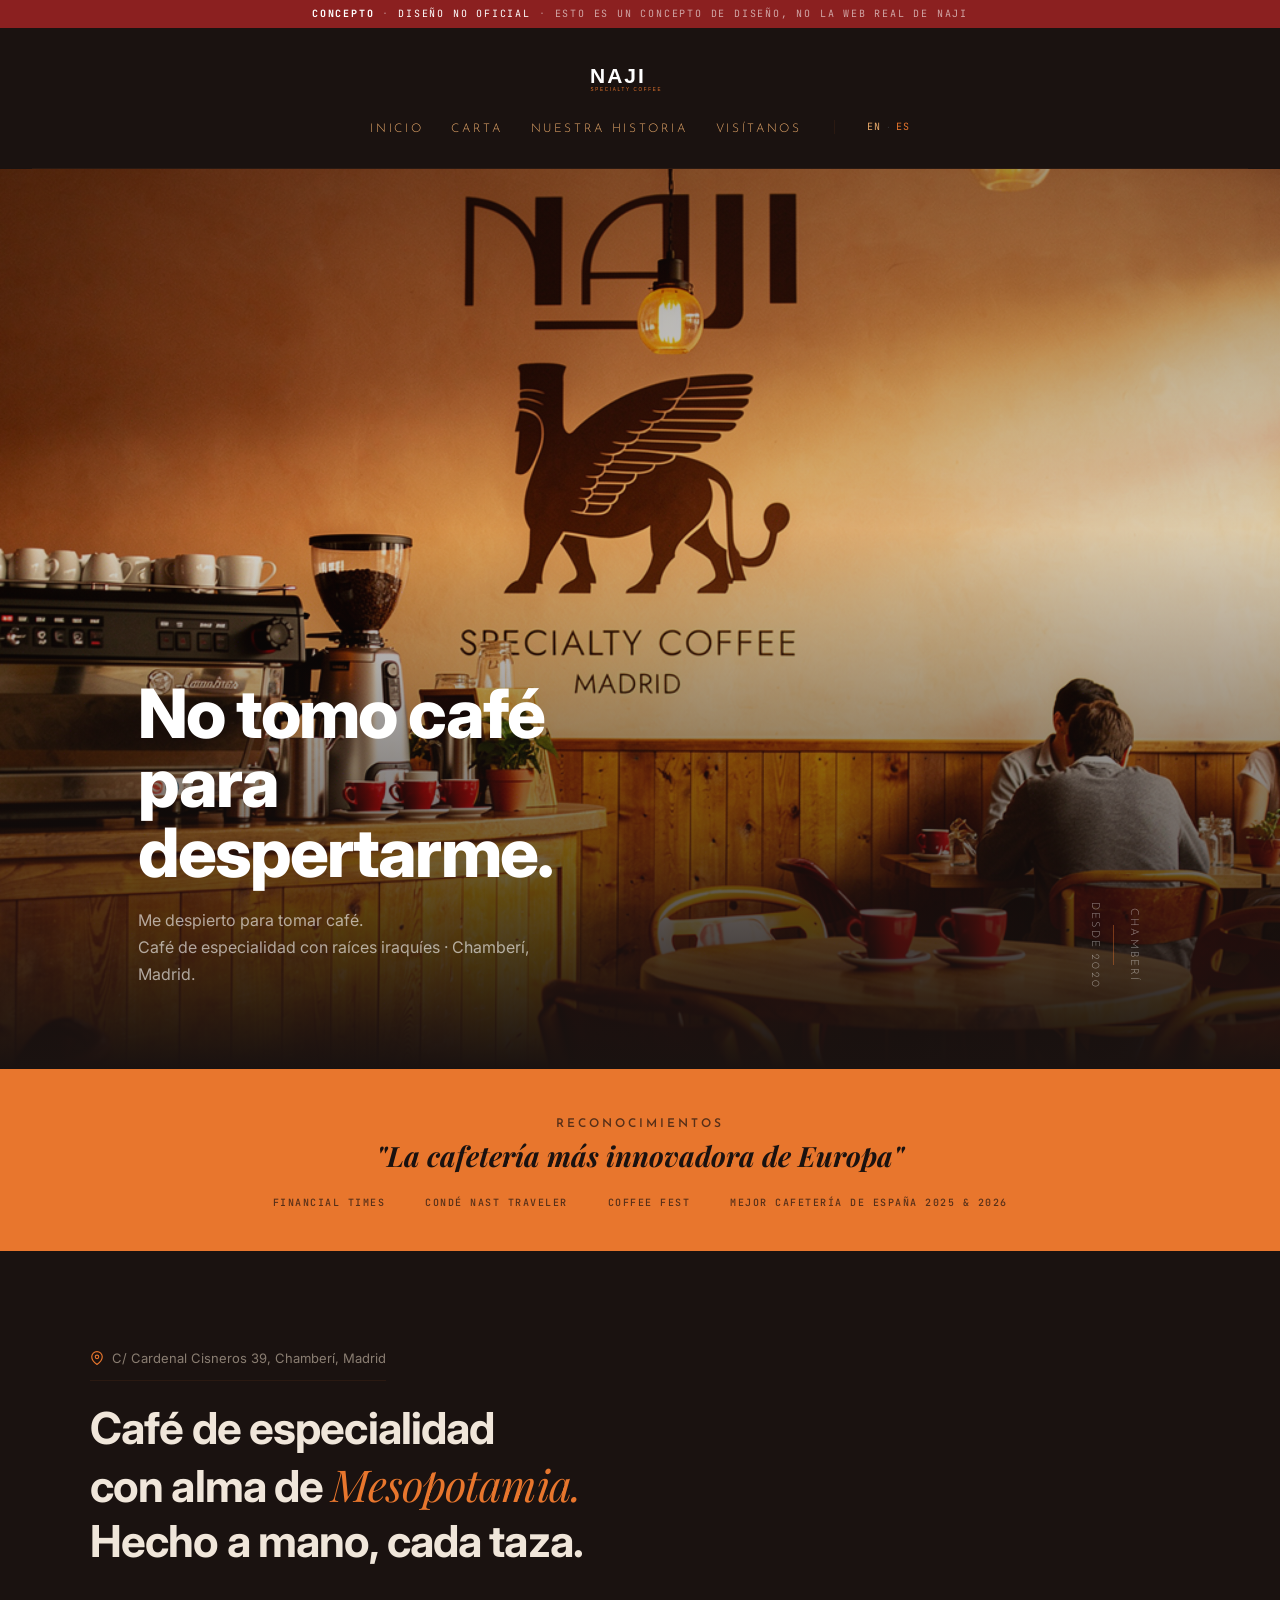
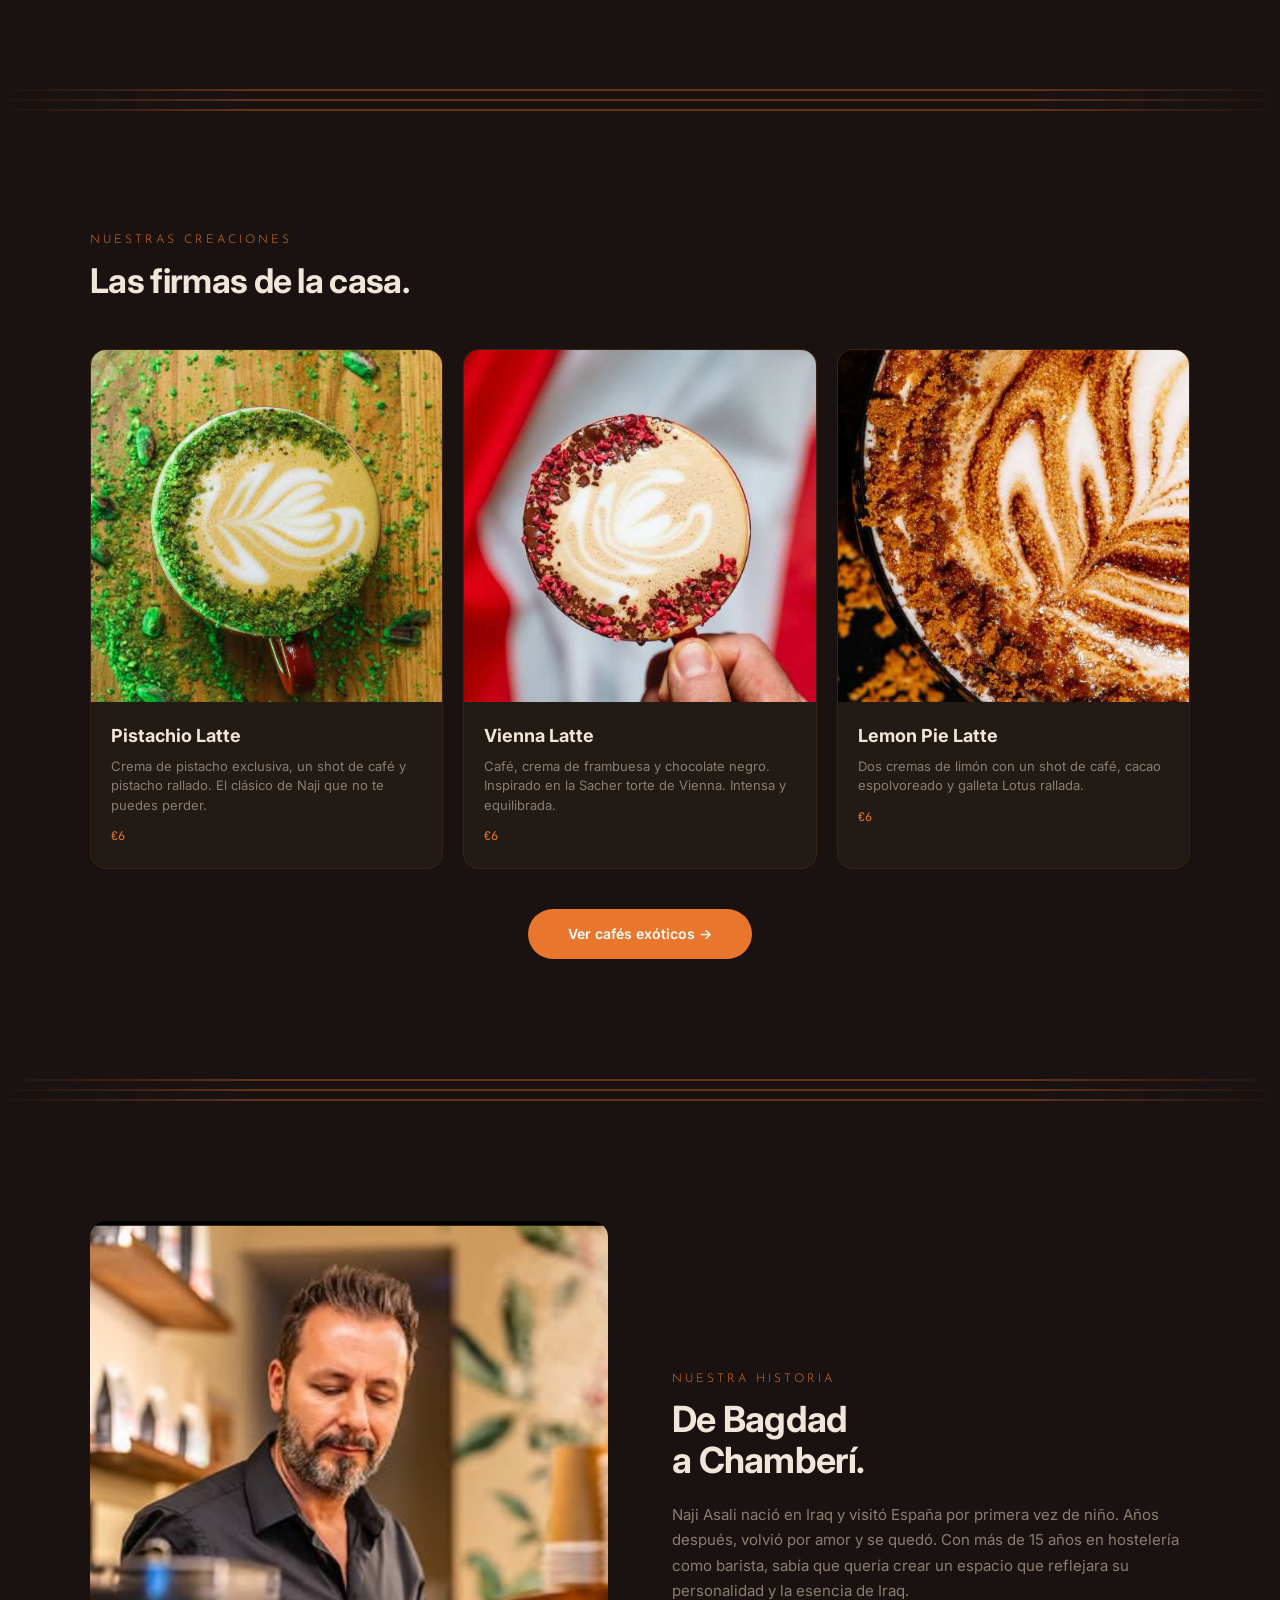
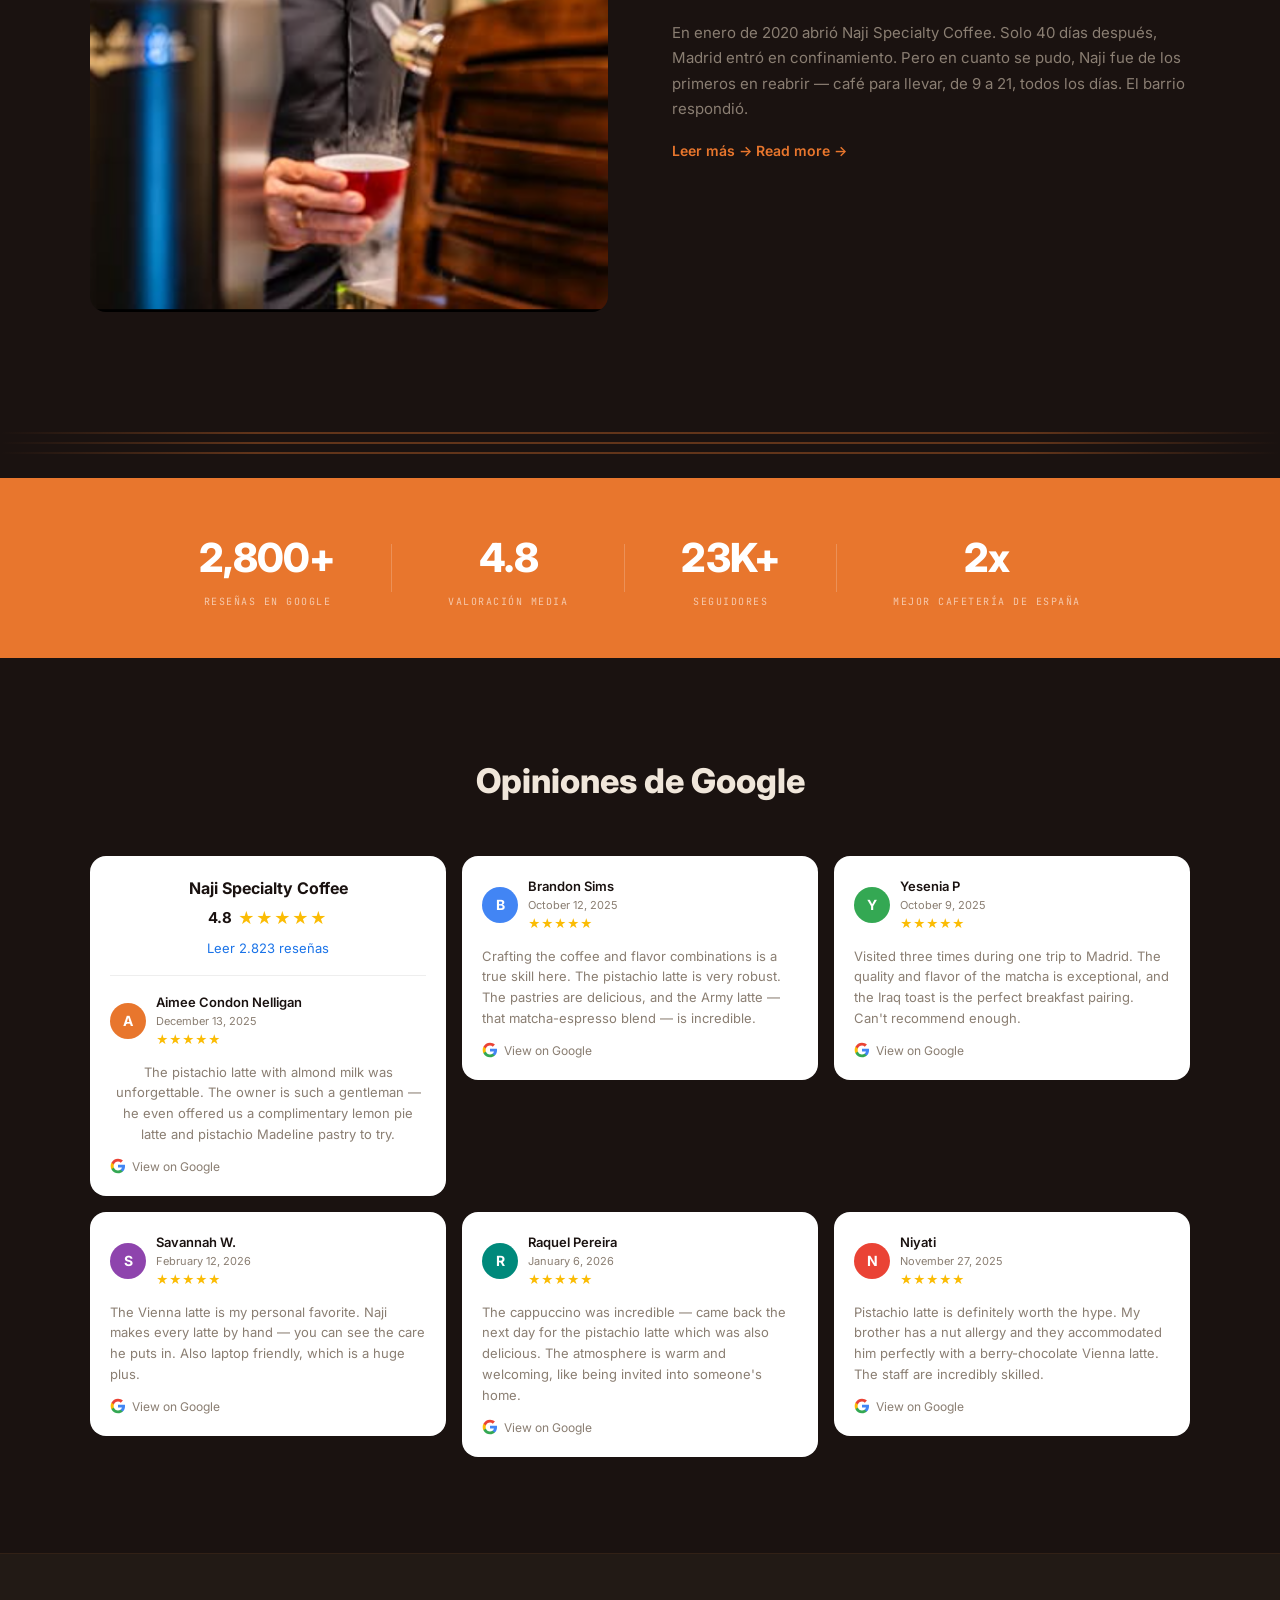
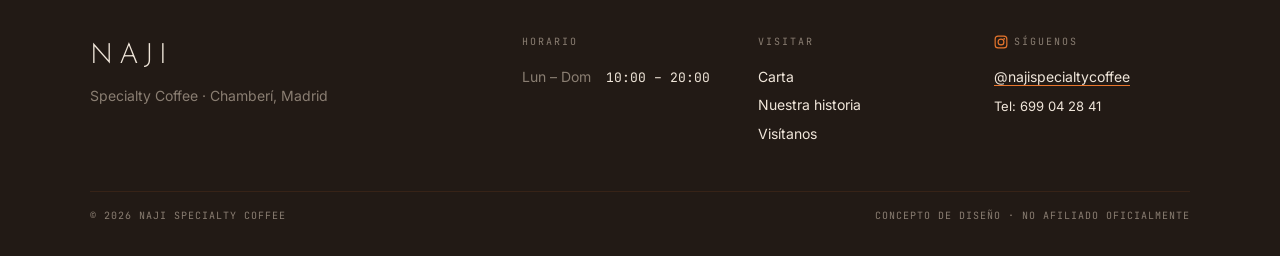
<file: index.html>
<!DOCTYPE html>
<html lang="es" class="lang-es">
<head>
<meta charset="UTF-8">
<meta name="viewport" content="width=device-width, initial-scale=1.0">
<title>Naji Specialty Coffee · Chamberí, Madrid</title>
<meta name="description" content="Naji Specialty Coffee — No tomo café para despertarme, me despierto para tomar café. Café de especialidad con raíces iraquíes en Chamberí. Mejor cafetería de España 2025 y 2026.">
<link rel="icon" type="image/svg+xml" href="favicon.svg">
<link rel="preconnect" href="https://fonts.googleapis.com">
<link rel="preconnect" href="https://fonts.gstatic.com" crossorigin>
<link href="https://fonts.googleapis.com/css2?family=Josefin+Sans:wght@300;400;600&family=Playfair+Display:ital,wght@0,400;0,600;0,700;1,400;1,600&family=Inter:wght@300;400;500&family=JetBrains+Mono:wght@400;500&display=swap" rel="stylesheet">
<link rel="stylesheet" href="css/style.css?v=1775483550">
</head>
<body>

<div class="concept-banner">
  <strong>Concepto</strong><span class="sep">&middot;</span><span>Diseño no oficial</span><span class="sep">&middot;</span><span class="soft">Esto es un concepto de diseño, no la web real de Naji</span>
</div>
<div class="banner-spacer"></div>
<div class="nav-wrap">
<nav class="nav">
  <a href="index.html" class="nav-logo">
    <img src="logo.svg" alt="Naji Specialty Coffee">
  </a>
  <div class="nav-bottom">
    <ul class="nav-links">
      <li><a href="index.html" data-es>Inicio</a><a href="index.html" data-en>Home</a></li>
      <li><a href="carta.html" data-es>Carta</a><a href="carta.html" data-en>Menu</a></li>
      <li><a href="nuestra-historia.html" data-es>Nuestra historia</a><a href="nuestra-historia.html" data-en>Our story</a></li>
      <li><a href="visitanos.html" data-es>Visítanos</a><a href="visitanos.html" data-en>Visit</a></li>
    </ul>
    <div class="nav-divider"></div>
    <div class="lang-toggle">
      <button data-lang="en">EN</button>
      <span class="sep">&middot;</span>
      <button data-lang="es">ES</button>
    </div>
    <button class="hamburger" aria-label="Menu"><span></span><span></span><span></span></button>
  </div>
</nav>
</div>

<!-- HERO -->
<section class="hero">
  <div class="hero-media">
    <img src="img/hero-interior.png" alt="">
  </div>
  <div class="hero-inner">
    <div class="hero-caption">
      <h1 class="title" data-es>No tomo café<br>para despertarme.</h1>
      <h1 class="title" data-en>I don't drink coffee<br>to wake up.</h1>
      <p class="subtitle" data-es>Me despierto para tomar café.<br>Café de especialidad con raíces iraquíes · Chamberí, Madrid.</p>
      <p class="subtitle" data-en>I wake up to drink coffee.<br>Specialty coffee with Iraqi roots · Chamberí, Madrid.</p>
    </div>
    <div class="hero-side-label">
      <span>Chamberí</span>
      <span class="hero-side-line"></span>
      <span>Desde 2020</span>
    </div>
  </div>
</section>

<!-- PRESS STRIP -->
<section class="press-strip">
  <div class="press-inner">
    <span class="label" data-es>Reconocimientos</span>
    <span class="label" data-en>Recognition</span>
    <p class="headline" data-es>"La cafetería más innovadora de Europa"</p>
    <p class="headline" data-en>"The most inventive coffee shop in Europe"</p>
    <div class="press-logos">
      <span>Financial Times</span>
      <span>Condé Nast Traveler</span>
      <span>Coffee Fest</span>
      <span data-es>Mejor Cafetería de España 2025 & 2026</span>
      <span data-en>Best Café in Spain 2025 & 2026</span>
    </div>
  </div>
</section>

<!-- INTRO -->
<section class="intro">
  <div class="intro-inner">
    <span class="intro-address">
      <svg width="14" height="14" viewBox="0 0 24 24" fill="none" stroke="currentColor" stroke-width="2"><path d="M21 10c0 7-9 13-9 13s-9-6-9-13a9 9 0 0 1 18 0z"/><circle cx="12" cy="10" r="3"/></svg>
      C/ Cardenal Cisneros 39, Chamberí, Madrid
    </span>
    <div class="intro-statement" data-es>
      Café de especialidad<br>
      con alma de <em>Mesopotamia.</em><br>
      Hecho a mano, cada taza.
    </div>
    <div class="intro-statement" data-en>
      Specialty coffee<br>
      with a <em>Mesopotamian</em> soul.<br>
      Handcrafted, every cup.
    </div>
  </div>
</section>

<div class="section-lines"><span></span><span></span><span></span></div>

<!-- SIGNATURE DRINKS -->
<section class="signature">
  <div class="signature-inner">
    <div class="signature-header">
      <span class="section-label" data-es>Nuestras creaciones</span>
      <span class="section-label" data-en>Our creations</span>
      <h2 class="display-m" data-es>Las firmas de la casa.</h2>
      <h2 class="display-m" data-en>House signatures.</h2>
    </div>
    <div class="signature-grid">
      <a href="carta.html" class="sig-card">
        <div class="media"><img src="img/pistachio-latte.jpg" alt=""></div>
        <div class="body">
          <h3>Pistachio Latte</h3>
          <p class="desc" data-es>Crema de pistacho exclusiva, un shot de café y pistacho rallado. El clásico de Naji que no te puedes perder.</p>
          <p class="desc" data-en>Exclusive pistachio cream, a coffee shot and grated pistachio. The Naji classic you can't miss.</p>
          <span class="price">&euro;6</span>
        </div>
      </a>
      <a href="carta.html" class="sig-card">
        <div class="media"><img src="img/vienna-latte.jpg" alt=""></div>
        <div class="body">
          <h3>Vienna Latte</h3>
          <p class="desc" data-es>Café, crema de frambuesa y chocolate negro. Inspirado en la Sacher torte de Vienna. Intensa y equilibrada.</p>
          <p class="desc" data-en>Coffee, raspberry cream and dark chocolate. Inspired by Vienna's Sacher torte. Intense and balanced.</p>
          <span class="price">&euro;6</span>
        </div>
      </a>
      <a href="carta.html" class="sig-card">
        <div class="media"><img src="img/lemon-pie-latte.jpg" alt=""></div>
        <div class="body">
          <h3>Lemon Pie Latte</h3>
          <p class="desc" data-es>Dos cremas de limón con un shot de café, cacao espolvoreado y galleta Lotus rallada.</p>
          <p class="desc" data-en>Two lemon creams with a coffee shot, cacao and crushed Lotus biscuit.</p>
          <span class="price">&euro;6</span>
        </div>
      </a>
    </div>
    <div style="text-align: center; margin-top: 40px;">
      <a href="carta.html" class="menu-hl-btn" data-es>Ver cafés exóticos &rarr;</a>
      <a href="carta.html" class="menu-hl-btn" data-en>See exotic coffees &rarr;</a>
    </div>
  </div>
</section>

<div class="section-lines"><span></span><span></span><span></span></div>

<!-- STORY -->
<section class="story">
  <div class="story-grid">
    <div class="story-media">
      <img src="img/naji-portrait.png" alt="">
    </div>
    <div class="story-copy">
      <span class="section-label" data-es>Nuestra historia</span>
      <span class="section-label" data-en>Our story</span>
      <h2 data-es>De Bagdad<br>a Chamberí.</h2>
      <h2 data-en>From Baghdad<br>to Chamberí.</h2>
      <p data-es>Naji Asali nació en Iraq y visitó España por primera vez de niño. Años después, volvió por amor y se quedó. Con más de 15 años en hostelería como barista, sabía que quería crear un espacio que reflejara su personalidad y la esencia de Iraq.</p>
      <p data-en>Naji Asali was born in Iraq and visited Spain for the first time as a kid. Years later, he moved back for love and stayed. With over 15 years in hospitality as a barista, he knew he wanted to create a space that reflected his personality and the essence of Iraq.</p>
      <p data-es>En enero de 2020 abrió Naji Specialty Coffee. Solo 40 días después, Madrid entró en confinamiento. Pero en cuanto se pudo, Naji fue de los primeros en reabrir — café para llevar, de 9 a 21, todos los días. El barrio respondió.</p>
      <p data-en>In January 2020 he opened Naji Specialty Coffee. Just 40 days later, Madrid went into lockdown. But as soon as it was possible, Naji was one of the first to reopen — takeaway coffee, 9 to 9, every day. The neighbourhood responded.</p>
      <a href="nuestra-historia.html" class="link" data-es>Leer más &rarr;</a>
      <a href="nuestra-historia.html" class="link" data-en>Read more &rarr;</a>
    </div>
  </div>
</section>

<div class="section-lines"><span></span><span></span><span></span></div>

<!-- AWARDS NUMBERS -->
<section class="awards-strip">
  <div class="awards-inner">
    <div class="award">
      <span class="number">2,800+</span>
      <span class="unit" data-es>Reseñas en Google</span>
      <span class="unit" data-en>Google Reviews</span>
    </div>
    <div class="award-divider"></div>
    <div class="award">
      <span class="number">4.8</span>
      <span class="unit" data-es>Valoración media</span>
      <span class="unit" data-en>Average rating</span>
    </div>
    <div class="award-divider"></div>
    <div class="award">
      <span class="number">23K+</span>
      <span class="unit">Seguidores</span>
    </div>
    <div class="award-divider"></div>
    <div class="award">
      <span class="number">2x</span>
      <span class="unit" data-es>Mejor Cafetería de España</span>
      <span class="unit" data-en>Best Café in Spain</span>
    </div>
  </div>
</section>

<!-- GOOGLE REVIEWS -->
<section class="reviews">
  <div class="reviews-inner">
    <h2 class="reviews-title" data-es>Opiniones de Google</h2>
    <h2 class="reviews-title" data-en>Google Reviews</h2>
    <div class="reviews-grid">
      <!-- Summary card -->
      <div class="review-card review-summary-card">
        <div class="review-biz-name">Naji Specialty Coffee</div>
        <div class="review-rating-row">
          <span class="review-score">4.8</span>
          <span class="review-stars-gold">&#9733;&#9733;&#9733;&#9733;&#9733;</span>
        </div>
        <a href="https://g.co/kgs/najispecialtycoffee" target="_blank" class="review-read-all" data-es>Leer 2.823 reseñas</a>
        <a href="https://g.co/kgs/najispecialtycoffee" target="_blank" class="review-read-all" data-en>Read 2,823 reviews</a>
        <div class="review-card-inner">
          <div class="review-avatar av-orange">A</div>
          <div class="review-meta">
            <span class="review-author">Aimee Condon Nelligan</span>
            <span class="review-date">December 13, 2025</span>
            <span class="review-stars-sm">&#9733;&#9733;&#9733;&#9733;&#9733;</span>
          </div>
        </div>
        <p class="review-text">The pistachio latte with almond milk was unforgettable. The owner is such a gentleman — he even offered us a complimentary lemon pie latte and pistachio Madeline pastry to try.</p>
        <a href="https://www.google.com/maps/place/Naji+Specialty+Coffee" target="_blank" class="review-google-link"><svg class="g-icon" viewBox="0 0 24 24" width="16" height="16"><path fill="#4285F4" d="M22.56 12.25c0-.78-.07-1.53-.2-2.25H12v4.26h5.92a5.06 5.06 0 0 1-2.2 3.32v2.77h3.57c2.08-1.92 3.27-4.74 3.27-8.1z"/><path fill="#34A853" d="M12 23c2.97 0 5.46-.98 7.28-2.66l-3.57-2.77c-.98.66-2.23 1.06-3.71 1.06-2.86 0-5.29-1.93-6.16-4.53H2.18v2.84C3.99 20.53 7.7 23 12 23z"/><path fill="#FBBC05" d="M5.84 14.09c-.22-.66-.35-1.36-.35-2.09s.13-1.43.35-2.09V7.07H2.18C1.43 8.55 1 10.22 1 12s.43 3.45 1.18 4.93l2.85-2.22.81-.62z"/><path fill="#EA4335" d="M12 5.38c1.62 0 3.06.56 4.21 1.64l3.15-3.15C17.45 2.09 14.97 1 12 1 7.7 1 3.99 3.47 2.18 7.07l3.66 2.84c.87-2.6 3.3-4.53 6.16-4.53z"/></svg>View on Google</a>
      </div>

      <!-- Review 2 -->
      <div class="review-card">
        <div class="review-card-inner">
          <div class="review-avatar av-blue">B</div>
          <div class="review-meta">
            <span class="review-author">Brandon Sims</span>
            <span class="review-date">October 12, 2025</span>
            <span class="review-stars-sm">&#9733;&#9733;&#9733;&#9733;&#9733;</span>
          </div>
        </div>
        <p class="review-text">Crafting the coffee and flavor combinations is a true skill here. The pistachio latte is very robust. The pastries are delicious, and the Army latte — that matcha-espresso blend — is incredible.</p>
        <a href="https://www.google.com/maps/place/Naji+Specialty+Coffee" target="_blank" class="review-google-link"><svg class="g-icon" viewBox="0 0 24 24" width="16" height="16"><path fill="#4285F4" d="M22.56 12.25c0-.78-.07-1.53-.2-2.25H12v4.26h5.92a5.06 5.06 0 0 1-2.2 3.32v2.77h3.57c2.08-1.92 3.27-4.74 3.27-8.1z"/><path fill="#34A853" d="M12 23c2.97 0 5.46-.98 7.28-2.66l-3.57-2.77c-.98.66-2.23 1.06-3.71 1.06-2.86 0-5.29-1.93-6.16-4.53H2.18v2.84C3.99 20.53 7.7 23 12 23z"/><path fill="#FBBC05" d="M5.84 14.09c-.22-.66-.35-1.36-.35-2.09s.13-1.43.35-2.09V7.07H2.18C1.43 8.55 1 10.22 1 12s.43 3.45 1.18 4.93l2.85-2.22.81-.62z"/><path fill="#EA4335" d="M12 5.38c1.62 0 3.06.56 4.21 1.64l3.15-3.15C17.45 2.09 14.97 1 12 1 7.7 1 3.99 3.47 2.18 7.07l3.66 2.84c.87-2.6 3.3-4.53 6.16-4.53z"/></svg>View on Google</a>
      </div>

      <!-- Review 3 -->
      <div class="review-card">
        <div class="review-card-inner">
          <div class="review-avatar av-green">Y</div>
          <div class="review-meta">
            <span class="review-author">Yesenia P</span>
            <span class="review-date">October 9, 2025</span>
            <span class="review-stars-sm">&#9733;&#9733;&#9733;&#9733;&#9733;</span>
          </div>
        </div>
        <p class="review-text">Visited three times during one trip to Madrid. The quality and flavor of the matcha is exceptional, and the Iraq toast is the perfect breakfast pairing. Can't recommend enough.</p>
        <a href="https://www.google.com/maps/place/Naji+Specialty+Coffee" target="_blank" class="review-google-link"><svg class="g-icon" viewBox="0 0 24 24" width="16" height="16"><path fill="#4285F4" d="M22.56 12.25c0-.78-.07-1.53-.2-2.25H12v4.26h5.92a5.06 5.06 0 0 1-2.2 3.32v2.77h3.57c2.08-1.92 3.27-4.74 3.27-8.1z"/><path fill="#34A853" d="M12 23c2.97 0 5.46-.98 7.28-2.66l-3.57-2.77c-.98.66-2.23 1.06-3.71 1.06-2.86 0-5.29-1.93-6.16-4.53H2.18v2.84C3.99 20.53 7.7 23 12 23z"/><path fill="#FBBC05" d="M5.84 14.09c-.22-.66-.35-1.36-.35-2.09s.13-1.43.35-2.09V7.07H2.18C1.43 8.55 1 10.22 1 12s.43 3.45 1.18 4.93l2.85-2.22.81-.62z"/><path fill="#EA4335" d="M12 5.38c1.62 0 3.06.56 4.21 1.64l3.15-3.15C17.45 2.09 14.97 1 12 1 7.7 1 3.99 3.47 2.18 7.07l3.66 2.84c.87-2.6 3.3-4.53 6.16-4.53z"/></svg>View on Google</a>
      </div>

      <!-- Review 4 -->
      <div class="review-card">
        <div class="review-card-inner">
          <div class="review-avatar av-purple">S</div>
          <div class="review-meta">
            <span class="review-author">Savannah W.</span>
            <span class="review-date">February 12, 2026</span>
            <span class="review-stars-sm">&#9733;&#9733;&#9733;&#9733;&#9733;</span>
          </div>
        </div>
        <p class="review-text">The Vienna latte is my personal favorite. Naji makes every latte by hand — you can see the care he puts in. Also laptop friendly, which is a huge plus.</p>
        <a href="https://www.google.com/maps/place/Naji+Specialty+Coffee" target="_blank" class="review-google-link"><svg class="g-icon" viewBox="0 0 24 24" width="16" height="16"><path fill="#4285F4" d="M22.56 12.25c0-.78-.07-1.53-.2-2.25H12v4.26h5.92a5.06 5.06 0 0 1-2.2 3.32v2.77h3.57c2.08-1.92 3.27-4.74 3.27-8.1z"/><path fill="#34A853" d="M12 23c2.97 0 5.46-.98 7.28-2.66l-3.57-2.77c-.98.66-2.23 1.06-3.71 1.06-2.86 0-5.29-1.93-6.16-4.53H2.18v2.84C3.99 20.53 7.7 23 12 23z"/><path fill="#FBBC05" d="M5.84 14.09c-.22-.66-.35-1.36-.35-2.09s.13-1.43.35-2.09V7.07H2.18C1.43 8.55 1 10.22 1 12s.43 3.45 1.18 4.93l2.85-2.22.81-.62z"/><path fill="#EA4335" d="M12 5.38c1.62 0 3.06.56 4.21 1.64l3.15-3.15C17.45 2.09 14.97 1 12 1 7.7 1 3.99 3.47 2.18 7.07l3.66 2.84c.87-2.6 3.3-4.53 6.16-4.53z"/></svg>View on Google</a>
      </div>

      <!-- Review 5 -->
      <div class="review-card">
        <div class="review-card-inner">
          <div class="review-avatar av-teal">R</div>
          <div class="review-meta">
            <span class="review-author">Raquel Pereira</span>
            <span class="review-date">January 6, 2026</span>
            <span class="review-stars-sm">&#9733;&#9733;&#9733;&#9733;&#9733;</span>
          </div>
        </div>
        <p class="review-text">The cappuccino was incredible — came back the next day for the pistachio latte which was also delicious. The atmosphere is warm and welcoming, like being invited into someone's home.</p>
        <a href="https://www.google.com/maps/place/Naji+Specialty+Coffee" target="_blank" class="review-google-link"><svg class="g-icon" viewBox="0 0 24 24" width="16" height="16"><path fill="#4285F4" d="M22.56 12.25c0-.78-.07-1.53-.2-2.25H12v4.26h5.92a5.06 5.06 0 0 1-2.2 3.32v2.77h3.57c2.08-1.92 3.27-4.74 3.27-8.1z"/><path fill="#34A853" d="M12 23c2.97 0 5.46-.98 7.28-2.66l-3.57-2.77c-.98.66-2.23 1.06-3.71 1.06-2.86 0-5.29-1.93-6.16-4.53H2.18v2.84C3.99 20.53 7.7 23 12 23z"/><path fill="#FBBC05" d="M5.84 14.09c-.22-.66-.35-1.36-.35-2.09s.13-1.43.35-2.09V7.07H2.18C1.43 8.55 1 10.22 1 12s.43 3.45 1.18 4.93l2.85-2.22.81-.62z"/><path fill="#EA4335" d="M12 5.38c1.62 0 3.06.56 4.21 1.64l3.15-3.15C17.45 2.09 14.97 1 12 1 7.7 1 3.99 3.47 2.18 7.07l3.66 2.84c.87-2.6 3.3-4.53 6.16-4.53z"/></svg>View on Google</a>
      </div>

      <!-- Review 6 -->
      <div class="review-card">
        <div class="review-card-inner">
          <div class="review-avatar av-red">N</div>
          <div class="review-meta">
            <span class="review-author">Niyati</span>
            <span class="review-date">November 27, 2025</span>
            <span class="review-stars-sm">&#9733;&#9733;&#9733;&#9733;&#9733;</span>
          </div>
        </div>
        <p class="review-text">Pistachio latte is definitely worth the hype. My brother has a nut allergy and they accommodated him perfectly with a berry-chocolate Vienna latte. The staff are incredibly skilled.</p>
        <a href="https://www.google.com/maps/place/Naji+Specialty+Coffee" target="_blank" class="review-google-link"><svg class="g-icon" viewBox="0 0 24 24" width="16" height="16"><path fill="#4285F4" d="M22.56 12.25c0-.78-.07-1.53-.2-2.25H12v4.26h5.92a5.06 5.06 0 0 1-2.2 3.32v2.77h3.57c2.08-1.92 3.27-4.74 3.27-8.1z"/><path fill="#34A853" d="M12 23c2.97 0 5.46-.98 7.28-2.66l-3.57-2.77c-.98.66-2.23 1.06-3.71 1.06-2.86 0-5.29-1.93-6.16-4.53H2.18v2.84C3.99 20.53 7.7 23 12 23z"/><path fill="#FBBC05" d="M5.84 14.09c-.22-.66-.35-1.36-.35-2.09s.13-1.43.35-2.09V7.07H2.18C1.43 8.55 1 10.22 1 12s.43 3.45 1.18 4.93l2.85-2.22.81-.62z"/><path fill="#EA4335" d="M12 5.38c1.62 0 3.06.56 4.21 1.64l3.15-3.15C17.45 2.09 14.97 1 12 1 7.7 1 3.99 3.47 2.18 7.07l3.66 2.84c.87-2.6 3.3-4.53 6.16-4.53z"/></svg>View on Google</a>
      </div>
    </div>
  </div>
</section>

<!-- FOOTER -->
<footer class="footer">
  <div class="footer-grid">
    <div>
      <div class="wordmark">NAJI</div>
      <p class="tagline-footer" data-es>Specialty Coffee · Chamberí, Madrid</p>
      <p class="tagline-footer" data-en>Specialty Coffee · Chamberí, Madrid</p>
    </div>
    <div>
      <h4 data-es>Horario</h4>
      <h4 data-en>Hours</h4>
      <div class="hours-table">
        <div class="hours-row">
          <span class="hours-days" data-es>Lun – Dom</span>
          <span class="hours-days" data-en>Mon – Sun</span>
          <span class="hours-time">10:00 – 20:00</span>
        </div>
      </div>
    </div>
    <div>
      <h4 data-es>Visitar</h4>
      <h4 data-en>Visit</h4>
      <ul>
        <li><a href="carta.html" data-es>Carta</a><a href="carta.html" data-en>Menu</a></li>
        <li><a href="nuestra-historia.html" data-es>Nuestra historia</a><a href="nuestra-historia.html" data-en>Our story</a></li>
        <li><a href="visitanos.html" data-es>Visítanos</a><a href="visitanos.html" data-en>Visit us</a></li>
      </ul>
    </div>
    <div>
      <h4 class="follow-heading" data-es><svg class="ig-icon" viewBox="0 0 24 24" fill="none" stroke="currentColor" stroke-width="2" stroke-linecap="round" stroke-linejoin="round"><rect x="2" y="2" width="20" height="20" rx="5"/><circle cx="12" cy="12" r="5"/><circle cx="17.5" cy="6.5" r="1.5" fill="currentColor" stroke="none"/></svg>Síguenos</h4>
      <h4 class="follow-heading" data-en><svg class="ig-icon" viewBox="0 0 24 24" fill="none" stroke="currentColor" stroke-width="2" stroke-linecap="round" stroke-linejoin="round"><rect x="2" y="2" width="20" height="20" rx="5"/><circle cx="12" cy="12" r="5"/><circle cx="17.5" cy="6.5" r="1.5" fill="currentColor" stroke="none"/></svg>Follow</h4>
      <ul>
        <li><a href="https://instagram.com/najispecialtycoffee" target="_blank" class="ig-handle">@najispecialtycoffee</a></li>
        <li style="margin-top: 8px; font-size: 13px; color: var(--text-muted);">Tel: 699 04 28 41</li>
      </ul>
    </div>
  </div>
  <div class="footer-bottom">
    <span>&copy; 2026 Naji Specialty Coffee</span>
    <span data-es>Concepto de diseño &middot; No afiliado oficialmente</span>
    <span data-en>Design concept &middot; Not officially affiliated</span>
  </div>
</footer>

<div class="mobile-menu">
  <a href="index.html" data-es>Inicio</a><a href="index.html" data-en>Home</a>
  <a href="carta.html" data-es>Carta</a><a href="carta.html" data-en>Menu</a>
  <a href="nuestra-historia.html" data-es>Nuestra historia</a><a href="nuestra-historia.html" data-en>Our story</a>
  <a href="visitanos.html" data-es>Visítanos</a><a href="visitanos.html" data-en>Visit</a>
</div>
<script src="js/lang.js"></script>
</body>
</html>
</file>
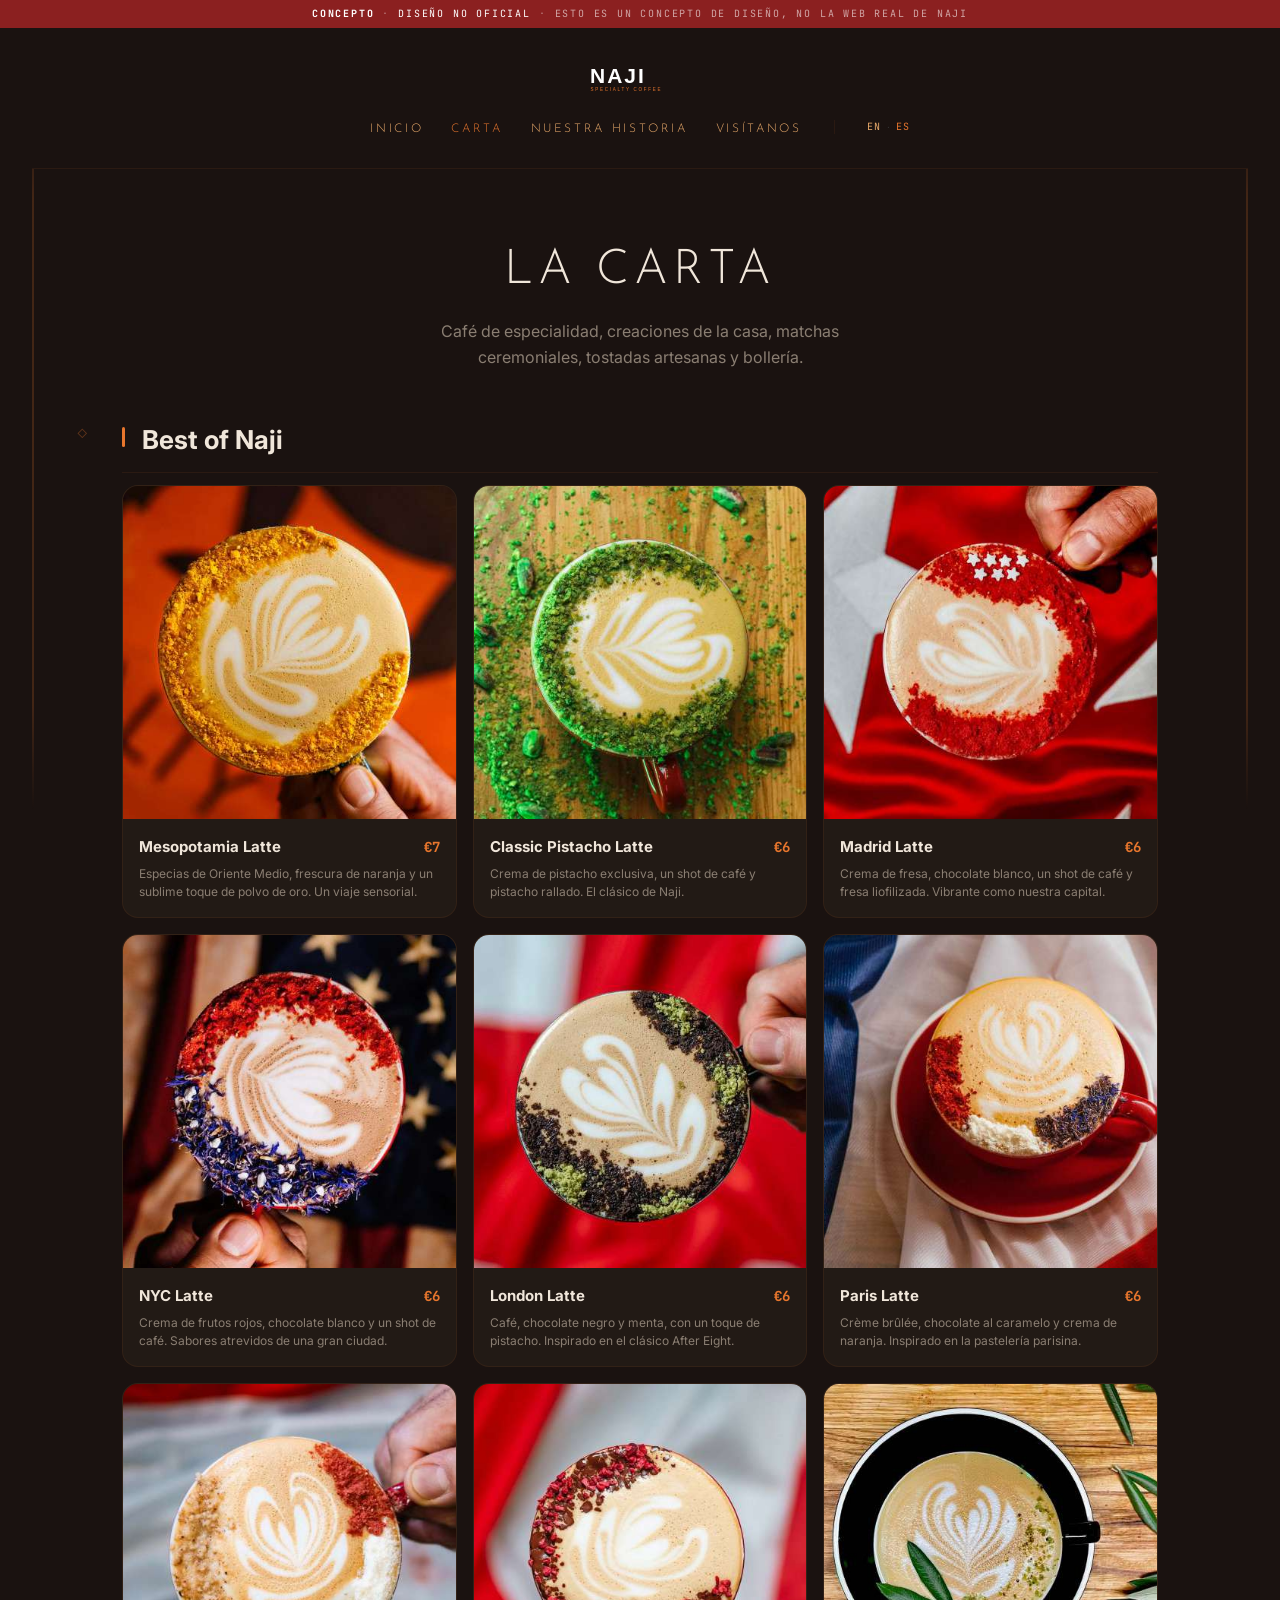
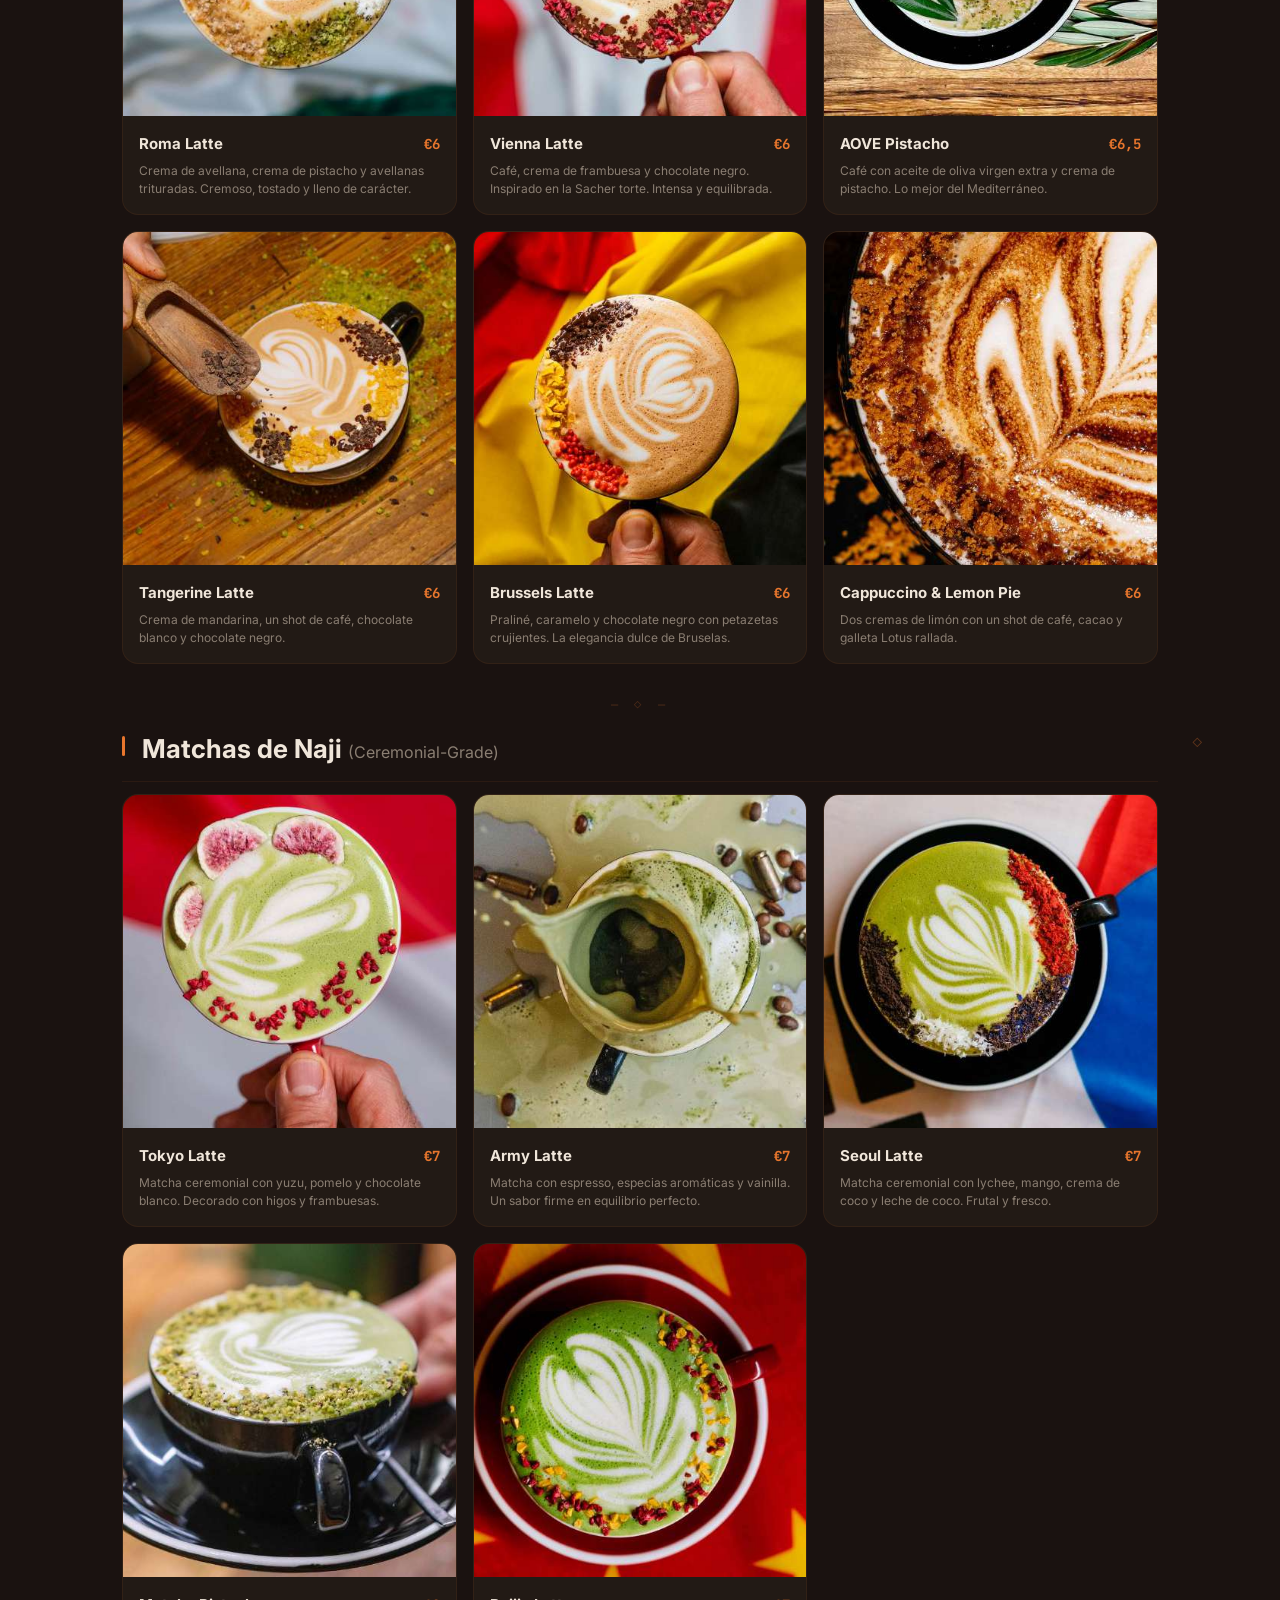
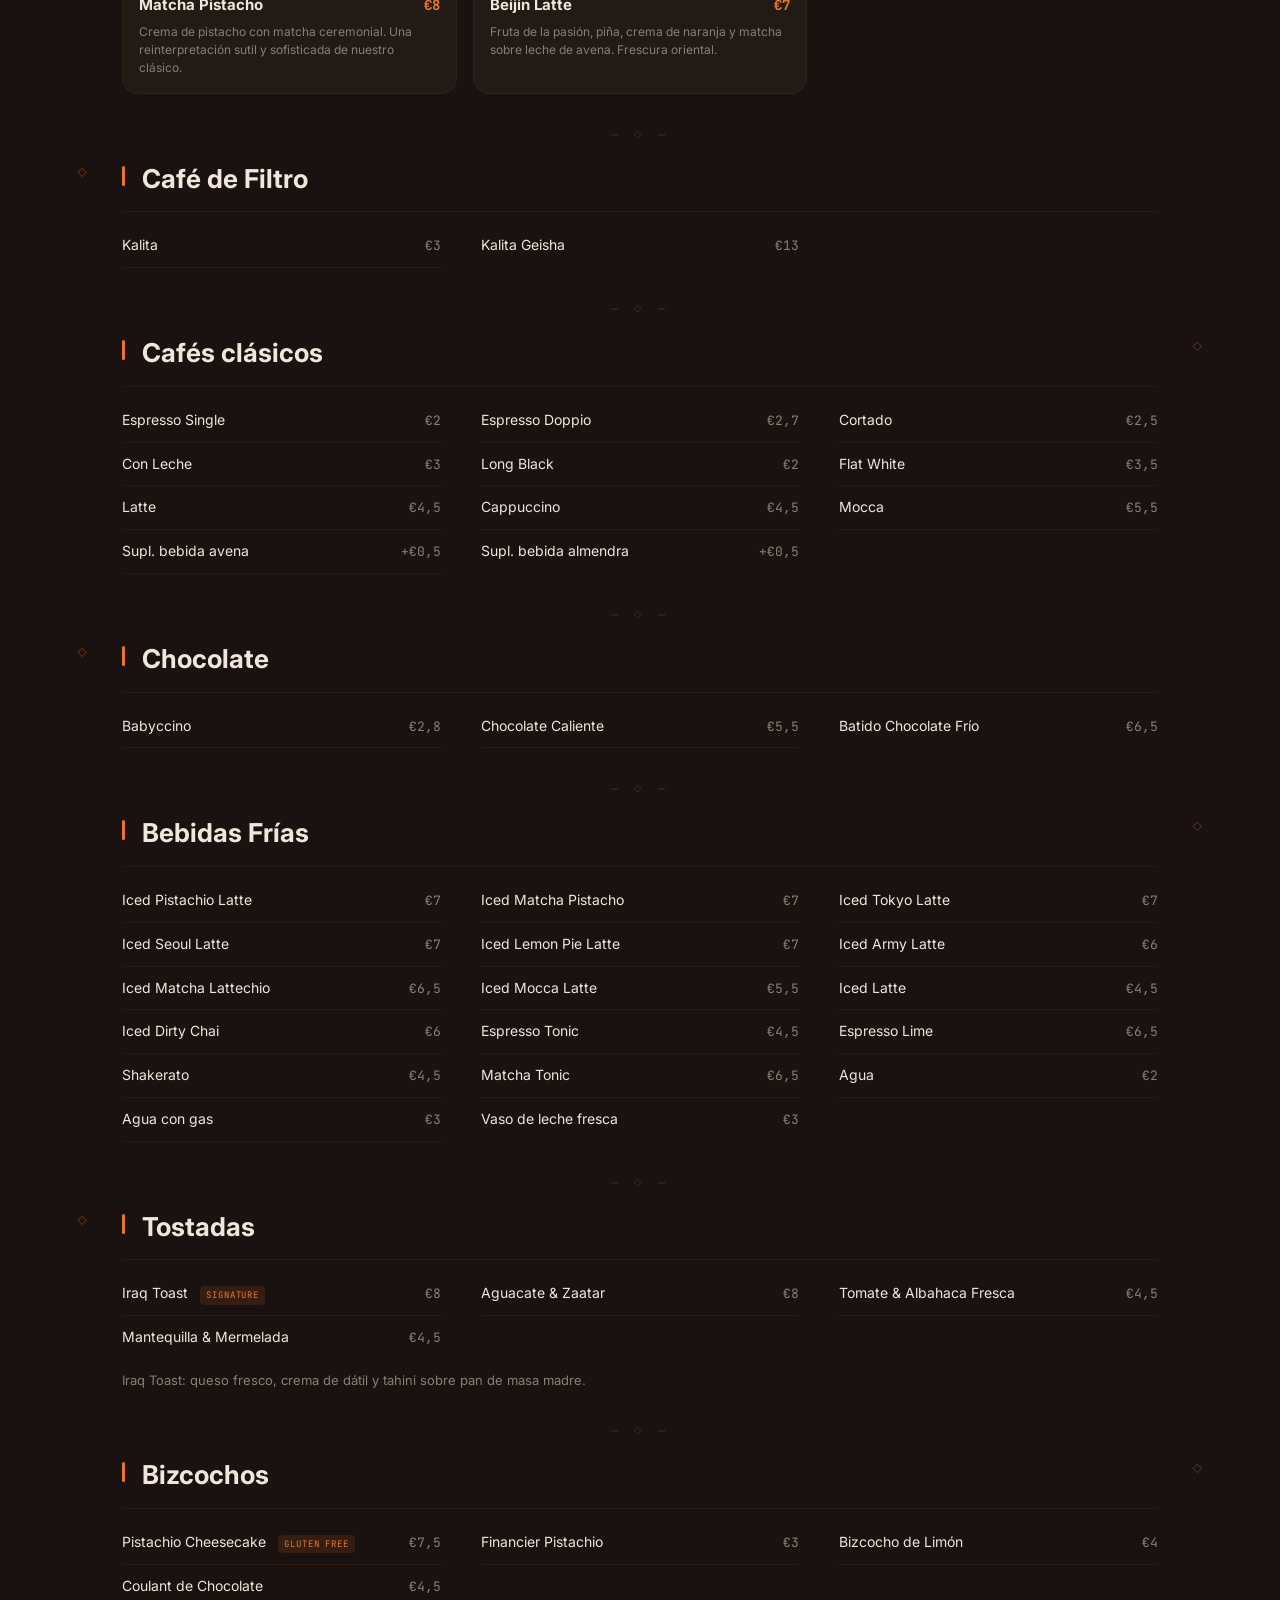
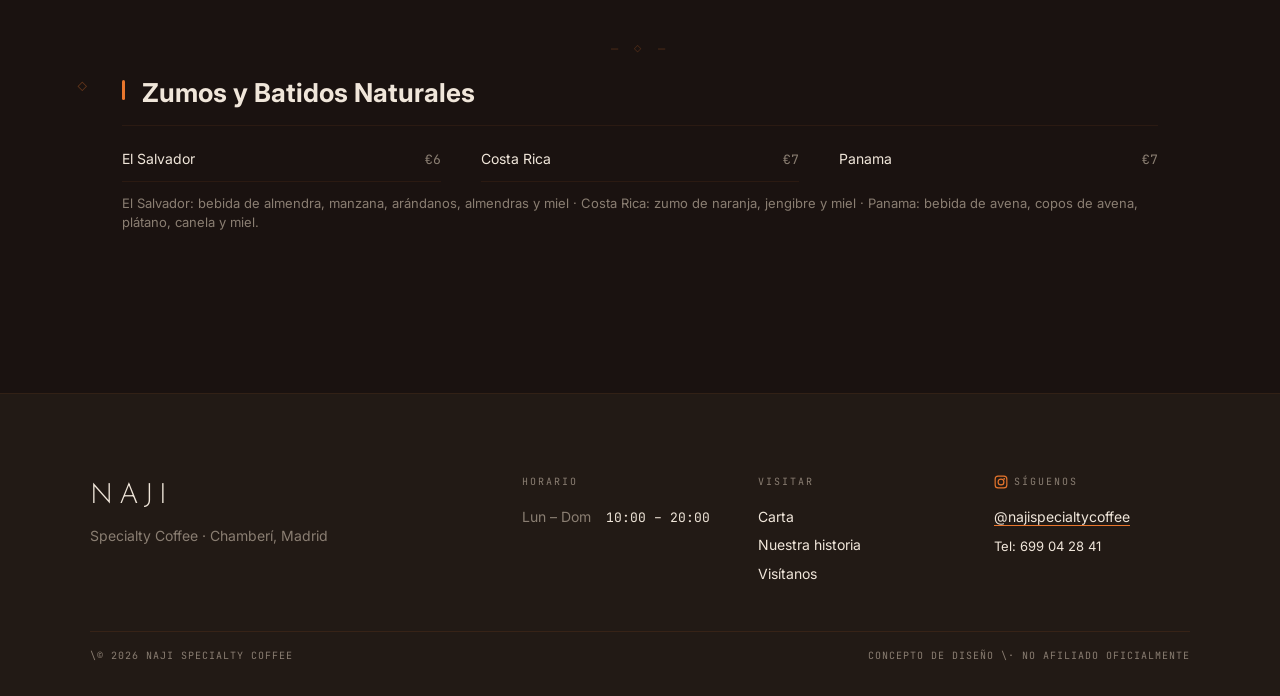
<file: carta.html>
<!DOCTYPE html>
<html lang="es" class="lang-es">
<head>
<meta charset="UTF-8">
<meta name="viewport" content="width=device-width, initial-scale=1.0">
<title>La Carta · Naji Specialty Coffee</title>
<link rel="icon" type="image/svg+xml" href="favicon.svg">
<link rel="preconnect" href="https://fonts.googleapis.com">
<link rel="preconnect" href="https://fonts.gstatic.com" crossorigin>
<link href="https://fonts.googleapis.com/css2?family=Josefin+Sans:wght@300;400;600&family=Playfair+Display:ital,wght@0,400;0,600;0,700;1,400;1,600&family=Inter:wght@300;400;500&family=JetBrains+Mono:wght@400;500&display=swap" rel="stylesheet">
<link rel="stylesheet" href="css/style.css?v=1775483550">
</head>
<body>

<div class="concept-banner">
  <strong>Concepto</strong><span class="sep">&middot;</span><span>Diseño no oficial</span><span class="sep">&middot;</span><span class="soft">Esto es un concepto de diseño, no la web real de Naji</span>
</div>
<div class="banner-spacer"></div>
<div class="nav-wrap">
<nav class="nav">
  <a href="index.html" class="nav-logo">
    <img src="logo.svg" alt="Naji Specialty Coffee">
  </a>
  <div class="nav-bottom">
    <ul class="nav-links">
      <li><a href="index.html" data-es>Inicio</a><a href="index.html" data-en>Home</a></li>
      <li><a href="carta.html" data-es style="opacity:1;color:var(--orange)">Carta</a><a href="carta.html" data-en style="opacity:1;color:var(--orange)">Menu</a></li>
      <li><a href="nuestra-historia.html" data-es>Nuestra historia</a><a href="nuestra-historia.html" data-en>Our story</a></li>
      <li><a href="visitanos.html" data-es>Visítanos</a><a href="visitanos.html" data-en>Visit</a></li>
    </ul>
    <div class="nav-divider"></div>
    <div class="lang-toggle">
      <button data-lang="en">EN</button>
      <span class="sep">&middot;</span>
      <button data-lang="es">ES</button>
    </div>
    <button class="hamburger" aria-label="Menu"><span></span><span></span><span></span></button>
  </div>
</nav>
</div>

<div class="page-header">
  <h1 data-es>La Carta</h1>
  <h1 data-en>The Menu</h1>
  <p class="subtitle" data-es>Café de especialidad, creaciones de la casa, matchas ceremoniales, tostadas artesanas y bollería.</p>
  <p class="subtitle" data-en>Specialty coffee, house creations, ceremonial matchas, artisan toasts and pastries.</p>
</div>

<div class="menu-full">

  <!-- BEST OF NAJI -->
  <div class="menu-section">
    <h2>Best of Naji</h2>
    <div class="menu-cards-grid">
      <div class="menu-card">
        <div class="menu-card-img"><img src="img/mesopotamia-latte.jpg" alt="Mesopotamia Latte"></div>
        <div class="menu-card-body">
          <div class="menu-card-top">
            <h3>Mesopotamia Latte</h3>
            <span class="price-tag">&euro;7</span>
          </div>
          <p class="menu-card-desc" data-es>Especias de Oriente Medio, frescura de naranja y un sublime toque de polvo de oro. Un viaje sensorial.</p>
          <p class="menu-card-desc" data-en>Middle Eastern spices, orange freshness and a sublime touch of gold dust. A sensory journey.</p>
        </div>
      </div>
      <div class="menu-card">
        <div class="menu-card-img"><img src="img/pistachio-latte.jpg" alt="Classic Pistacho Latte"></div>
        <div class="menu-card-body">
          <div class="menu-card-top">
            <h3>Classic Pistacho Latte</h3>
            <span class="price-tag">&euro;6</span>
          </div>
          <p class="menu-card-desc" data-es>Crema de pistacho exclusiva, un shot de café y pistacho rallado. El clásico de Naji.</p>
          <p class="menu-card-desc" data-en>Exclusive pistachio cream, a coffee shot and grated pistachio. The Naji classic.</p>
        </div>
      </div>
      <div class="menu-card">
        <div class="menu-card-img"><img src="img/madrid-latte.jpg" alt="Madrid Latte"></div>
        <div class="menu-card-body">
          <div class="menu-card-top">
            <h3>Madrid Latte</h3>
            <span class="price-tag">&euro;6</span>
          </div>
          <p class="menu-card-desc" data-es>Crema de fresa, chocolate blanco, un shot de café y fresa liofilizada. Vibrante como nuestra capital.</p>
          <p class="menu-card-desc" data-en>Strawberry cream, white chocolate, coffee shot and freeze-dried strawberry. Vibrant like our capital.</p>
        </div>
      </div>
      <div class="menu-card">
        <div class="menu-card-img"><img src="img/nyc-latte.jpg" alt="NYC Latte"></div>
        <div class="menu-card-body">
          <div class="menu-card-top">
            <h3>NYC Latte</h3>
            <span class="price-tag">&euro;6</span>
          </div>
          <p class="menu-card-desc" data-es>Crema de frutos rojos, chocolate blanco y un shot de café. Sabores atrevidos de una gran ciudad.</p>
          <p class="menu-card-desc" data-en>Mixed-berry cream, white chocolate and a coffee shot. Bold flavors from a great city.</p>
        </div>
      </div>
      <div class="menu-card">
        <div class="menu-card-img"><img src="img/london-latte.jpg" alt="London Latte"></div>
        <div class="menu-card-body">
          <div class="menu-card-top">
            <h3>London Latte</h3>
            <span class="price-tag">&euro;6</span>
          </div>
          <p class="menu-card-desc" data-es>Café, chocolate negro y menta, con un toque de pistacho. Inspirado en el clásico After Eight.</p>
          <p class="menu-card-desc" data-en>Coffee, dark chocolate and mint, with a pistachio touch. Inspired by the classic After Eight.</p>
        </div>
      </div>
      <div class="menu-card">
        <div class="menu-card-img"><img src="img/paris-latte.jpg" alt="Paris Latte"></div>
        <div class="menu-card-body">
          <div class="menu-card-top">
            <h3>Paris Latte</h3>
            <span class="price-tag">&euro;6</span>
          </div>
          <p class="menu-card-desc" data-es>Crème brûlée, chocolate al caramelo y crema de naranja. Inspirado en la pastelería parisina.</p>
          <p class="menu-card-desc" data-en>Crème brûlée, caramel chocolate and orange cream. Inspired by Parisian pastry.</p>
        </div>
      </div>
      <div class="menu-card">
        <div class="menu-card-img"><img src="img/roma-latte.jpg" alt="Roma Latte"></div>
        <div class="menu-card-body">
          <div class="menu-card-top">
            <h3>Roma Latte</h3>
            <span class="price-tag">&euro;6</span>
          </div>
          <p class="menu-card-desc" data-es>Crema de avellana, crema de pistacho y avellanas trituradas. Cremoso, tostado y lleno de carácter.</p>
          <p class="menu-card-desc" data-en>Hazelnut cream, pistachio cream and crushed hazelnuts. Creamy, toasted and full of character.</p>
        </div>
      </div>
      <div class="menu-card">
        <div class="menu-card-img"><img src="img/vienna-latte.jpg" alt="Vienna Latte"></div>
        <div class="menu-card-body">
          <div class="menu-card-top">
            <h3>Vienna Latte</h3>
            <span class="price-tag">&euro;6</span>
          </div>
          <p class="menu-card-desc" data-es>Café, crema de frambuesa y chocolate negro. Inspirado en la Sacher torte. Intensa y equilibrada.</p>
          <p class="menu-card-desc" data-en>Coffee, raspberry cream and dark chocolate. Inspired by Sacher torte. Intense and balanced.</p>
        </div>
      </div>
      <div class="menu-card">
        <div class="menu-card-img"><img src="img/aove-pistachio.jpg" alt="AOVE Pistacho"></div>
        <div class="menu-card-body">
          <div class="menu-card-top">
            <h3>AOVE Pistacho</h3>
            <span class="price-tag">&euro;6,5</span>
          </div>
          <p class="menu-card-desc" data-es>Café con aceite de oliva virgen extra y crema de pistacho. Lo mejor del Mediterráneo.</p>
          <p class="menu-card-desc" data-en>Coffee with extra virgin olive oil and pistachio cream. The best of the Mediterranean.</p>
        </div>
      </div>
      <div class="menu-card">
        <div class="menu-card-img"><img src="img/tangerine-latte.jpg" alt="Tangerine Latte"></div>
        <div class="menu-card-body">
          <div class="menu-card-top">
            <h3>Tangerine Latte</h3>
            <span class="price-tag">&euro;6</span>
          </div>
          <p class="menu-card-desc" data-es>Crema de mandarina, un shot de café, chocolate blanco y chocolate negro.</p>
          <p class="menu-card-desc" data-en>Mandarin cream, a coffee shot, white chocolate and dark chocolate.</p>
        </div>
      </div>
      <div class="menu-card">
        <div class="menu-card-img"><img src="img/brussels-latte.jpg" alt="Brussels Latte"></div>
        <div class="menu-card-body">
          <div class="menu-card-top">
            <h3>Brussels Latte</h3>
            <span class="price-tag">&euro;6</span>
          </div>
          <p class="menu-card-desc" data-es>Praliné, caramelo y chocolate negro con petazetas crujientes. La elegancia dulce de Bruselas.</p>
          <p class="menu-card-desc" data-en>Praline, caramel and dark chocolate with crunchy popping candy. The sweet elegance of Brussels.</p>
        </div>
      </div>
      <div class="menu-card">
        <div class="menu-card-img"><img src="img/lemon-pie-latte.jpg" alt="Cappuccino & Lemon Pie"></div>
        <div class="menu-card-body">
          <div class="menu-card-top">
            <h3>Cappuccino &amp; Lemon Pie</h3>
            <span class="price-tag">&euro;6</span>
          </div>
          <p class="menu-card-desc" data-es>Dos cremas de limón con un shot de café, cacao y galleta Lotus rallada.</p>
          <p class="menu-card-desc" data-en>Two lemon creams with a coffee shot, cacao and crushed Lotus biscuit.</p>
        </div>
      </div>
    </div>
  </div>

  <!-- MATCHAS -->
  <div class="menu-section">
    <h2 data-es>Matchas de Naji <span class="menu-section-sub">(Ceremonial-Grade)</span></h2>
    <h2 data-en>Naji's Matchas <span class="menu-section-sub">(Ceremonial-Grade)</span></h2>
    <div class="menu-cards-grid">
      <div class="menu-card">
        <div class="menu-card-img"><img src="img/tokyo-latte.jpg" alt="Tokyo Latte"></div>
        <div class="menu-card-body">
          <div class="menu-card-top">
            <h3>Tokyo Latte</h3>
            <span class="price-tag">&euro;7</span>
          </div>
          <p class="menu-card-desc" data-es>Matcha ceremonial con yuzu, pomelo y chocolate blanco. Decorado con higos y frambuesas.</p>
          <p class="menu-card-desc" data-en>Ceremonial matcha with yuzu, grapefruit and white chocolate. Garnished with figs and raspberries.</p>
        </div>
      </div>
      <div class="menu-card">
        <div class="menu-card-img"><img src="img/army-latte.jpg" alt="Army Latte"></div>
        <div class="menu-card-body">
          <div class="menu-card-top">
            <h3>Army Latte</h3>
            <span class="price-tag">&euro;7</span>
          </div>
          <p class="menu-card-desc" data-es>Matcha con espresso, especias aromáticas y vainilla. Un sabor firme en equilibrio perfecto.</p>
          <p class="menu-card-desc" data-en>Matcha with espresso, aromatic spices and vanilla. A bold flavor in perfect balance.</p>
        </div>
      </div>
      <div class="menu-card">
        <div class="menu-card-img"><img src="img/seoul-latte.jpg" alt="Seoul Latte"></div>
        <div class="menu-card-body">
          <div class="menu-card-top">
            <h3>Seoul Latte</h3>
            <span class="price-tag">&euro;7</span>
          </div>
          <p class="menu-card-desc" data-es>Matcha ceremonial con lychee, mango, crema de coco y leche de coco. Frutal y fresco.</p>
          <p class="menu-card-desc" data-en>Ceremonial matcha with lychee, mango, coconut cream and coconut milk. Fruity and fresh.</p>
        </div>
      </div>
      <div class="menu-card">
        <div class="menu-card-img"><img src="img/matcha-pistacho.jpg" alt="Matcha Pistacho"></div>
        <div class="menu-card-body">
          <div class="menu-card-top">
            <h3>Matcha Pistacho</h3>
            <span class="price-tag">&euro;8</span>
          </div>
          <p class="menu-card-desc" data-es>Crema de pistacho con matcha ceremonial. Una reinterpretación sutil y sofisticada de nuestro clásico.</p>
          <p class="menu-card-desc" data-en>Pistachio cream with ceremonial matcha. A subtle, sophisticated reinterpretation of our classic.</p>
        </div>
      </div>
      <div class="menu-card">
        <div class="menu-card-img"><img src="img/beijin-latte.jpg" alt="Beijin Latte"></div>
        <div class="menu-card-body">
          <div class="menu-card-top">
            <h3>Beijin Latte</h3>
            <span class="price-tag">&euro;7</span>
          </div>
          <p class="menu-card-desc" data-es>Fruta de la pasión, piña, crema de naranja y matcha sobre leche de avena. Frescura oriental.</p>
          <p class="menu-card-desc" data-en>Passion fruit, pineapple, orange cream and matcha over oat milk. Eastern freshness.</p>
        </div>
      </div>
    </div>
  </div>

  <!-- CAFE DE FILTRO -->
  <div class="menu-section">
    <h2 data-es>Café de Filtro</h2>
    <h2 data-en>Filter Coffee</h2>
    <div class="menu-grid">
      <div class="menu-item"><span class="name">Kalita</span><span class="price-tag">&euro;3</span></div>
      <div class="menu-item"><span class="name">Kalita Geisha</span><span class="price-tag">&euro;13</span></div>
    </div>
  </div>

  <!-- BEST OF NAJI CLASSICS -->
  <div class="menu-section">
    <h2 data-es>Cafés clásicos</h2>
    <h2 data-en>Classic Coffees</h2>
    <div class="menu-grid">
      <div class="menu-item"><span class="name">Espresso Single</span><span class="price-tag">&euro;2</span></div>
      <div class="menu-item"><span class="name">Espresso Doppio</span><span class="price-tag">&euro;2,7</span></div>
      <div class="menu-item"><span class="name">Cortado</span><span class="price-tag">&euro;2,5</span></div>
      <div class="menu-item"><span class="name">Con Leche</span><span class="price-tag">&euro;3</span></div>
      <div class="menu-item"><span class="name">Long Black</span><span class="price-tag">&euro;2</span></div>
      <div class="menu-item"><span class="name">Flat White</span><span class="price-tag">&euro;3,5</span></div>
      <div class="menu-item"><span class="name">Latte</span><span class="price-tag">&euro;4,5</span></div>
      <div class="menu-item"><span class="name">Cappuccino</span><span class="price-tag">&euro;4,5</span></div>
      <div class="menu-item"><span class="name">Mocca</span><span class="price-tag">&euro;5,5</span></div>
      <div class="menu-item">
        <span class="name" data-es>Supl. bebida avena</span>
        <span class="name" data-en>Oat milk supplement</span>
        <span class="price-tag">+&euro;0,5</span>
      </div>
      <div class="menu-item">
        <span class="name" data-es>Supl. bebida almendra</span>
        <span class="name" data-en>Almond milk supplement</span>
        <span class="price-tag">+&euro;0,5</span>
      </div>
    </div>
  </div>

  <!-- CHOCOLATE -->
  <div class="menu-section">
    <h2>Chocolate</h2>
    <div class="menu-grid">
      <div class="menu-item"><span class="name">Babyccino</span><span class="price-tag">&euro;2,8</span></div>
      <div class="menu-item"><span class="name" data-es>Chocolate Caliente</span><span class="name" data-en>Hot Chocolate</span><span class="price-tag">&euro;5,5</span></div>
      <div class="menu-item"><span class="name" data-es>Batido Chocolate Frío</span><span class="name" data-en>Cold Chocolate Shake</span><span class="price-tag">&euro;6,5</span></div>
    </div>
  </div>

  <!-- BEBIDAS FRIAS -->
  <div class="menu-section">
    <h2 data-es>Bebidas Frías</h2>
    <h2 data-en>Cold Drinks</h2>
    <div class="menu-grid">
      <div class="menu-item"><span class="name">Iced Pistachio Latte</span><span class="price-tag">&euro;7</span></div>
      <div class="menu-item"><span class="name">Iced Matcha Pistacho</span><span class="price-tag">&euro;7</span></div>
      <div class="menu-item"><span class="name">Iced Tokyo Latte</span><span class="price-tag">&euro;7</span></div>
      <div class="menu-item"><span class="name">Iced Seoul Latte</span><span class="price-tag">&euro;7</span></div>
      <div class="menu-item"><span class="name">Iced Lemon Pie Latte</span><span class="price-tag">&euro;7</span></div>
      <div class="menu-item"><span class="name">Iced Army Latte</span><span class="price-tag">&euro;6</span></div>
      <div class="menu-item"><span class="name">Iced Matcha Lattechio</span><span class="price-tag">&euro;6,5</span></div>
      <div class="menu-item"><span class="name">Iced Mocca Latte</span><span class="price-tag">&euro;5,5</span></div>
      <div class="menu-item"><span class="name">Iced Latte</span><span class="price-tag">&euro;4,5</span></div>
      <div class="menu-item"><span class="name">Iced Dirty Chai</span><span class="price-tag">&euro;6</span></div>
      <div class="menu-item"><span class="name">Espresso Tonic</span><span class="price-tag">&euro;4,5</span></div>
      <div class="menu-item"><span class="name">Espresso Lime</span><span class="price-tag">&euro;6,5</span></div>
      <div class="menu-item"><span class="name">Shakerato</span><span class="price-tag">&euro;4,5</span></div>
      <div class="menu-item"><span class="name">Matcha Tonic</span><span class="price-tag">&euro;6,5</span></div>
      <div class="menu-item"><span class="name" data-es>Agua</span><span class="name" data-en>Water</span><span class="price-tag">&euro;2</span></div>
      <div class="menu-item"><span class="name" data-es>Agua con gas</span><span class="name" data-en>Sparkling Water</span><span class="price-tag">&euro;3</span></div>
      <div class="menu-item"><span class="name" data-es>Vaso de leche fresca</span><span class="name" data-en>Fresh Milk Glass</span><span class="price-tag">&euro;3</span></div>
    </div>
  </div>

  <!-- TOSTADAS -->
  <div class="menu-section">
    <h2 data-es>Tostadas</h2>
    <h2 data-en>Toasts</h2>
    <div class="menu-grid">
      <div class="menu-item">
        <span class="name">Iraq Toast <span class="tag">signature</span></span>
        <span class="price-tag">&euro;8</span>
      </div>
      <div class="menu-item">
        <span class="name">Aguacate &amp; Zaatar</span>
        <span class="price-tag">&euro;8</span>
      </div>
      <div class="menu-item">
        <span class="name" data-es>Tomate &amp; Albahaca Fresca</span>
        <span class="name" data-en>Tomato &amp; Fresh Basil</span>
        <span class="price-tag">&euro;4,5</span>
      </div>
      <div class="menu-item">
        <span class="name" data-es>Mantequilla &amp; Mermelada</span>
        <span class="name" data-en>Butter &amp; Jam</span>
        <span class="price-tag">&euro;4,5</span>
      </div>
    </div>
    <p class="menu-note" data-es>Iraq Toast: queso fresco, crema de dátil y tahini sobre pan de masa madre.</p>
    <p class="menu-note" data-en>Iraq Toast: fresh cheese, date cream and tahini on sourdough bread.</p>
  </div>

  <!-- BIZCOCHOS -->
  <div class="menu-section">
    <h2 data-es>Bizcochos</h2>
    <h2 data-en>Cakes &amp; Pastries</h2>
    <div class="menu-grid">
      <div class="menu-item">
        <span class="name">Pistachio Cheesecake <span class="tag">gluten free</span></span>
        <span class="price-tag">&euro;7,5</span>
      </div>
      <div class="menu-item"><span class="name">Financier Pistachio</span><span class="price-tag">&euro;3</span></div>
      <div class="menu-item">
        <span class="name" data-es>Bizcocho de Limón</span>
        <span class="name" data-en>Lemon Cake</span>
        <span class="price-tag">&euro;4</span>
      </div>
      <div class="menu-item">
        <span class="name" data-es>Coulant de Chocolate</span>
        <span class="name" data-en>Chocolate Coulant</span>
        <span class="price-tag">&euro;4,5</span>
      </div>
    </div>
  </div>

  <!-- ZUMOS -->
  <div class="menu-section">
    <h2 data-es>Zumos y Batidos Naturales</h2>
    <h2 data-en>Natural Juices &amp; Smoothies</h2>
    <div class="menu-grid">
      <div class="menu-item">
        <span class="name">El Salvador</span>
        <span class="price-tag">&euro;6</span>
      </div>
      <div class="menu-item">
        <span class="name">Costa Rica</span>
        <span class="price-tag">&euro;7</span>
      </div>
      <div class="menu-item">
        <span class="name">Panama</span>
        <span class="price-tag">&euro;7</span>
      </div>
    </div>
    <p class="menu-note" data-es>El Salvador: bebida de almendra, manzana, arándanos, almendras y miel · Costa Rica: zumo de naranja, jengibre y miel · Panama: bebida de avena, copos de avena, plátano, canela y miel.</p>
    <p class="menu-note" data-en>El Salvador: almond milk, apple, blueberries, almonds and honey · Costa Rica: orange juice, ginger and honey · Panama: oat milk, oat flakes, banana, cinnamon and honey.</p>
  </div>

</div>

<!-- FOOTER -->
<footer class="footer">
  <div class="footer-grid">
    <div>
      <div class="wordmark">NAJI</div>
      <p class="tagline-footer" data-es>Specialty Coffee · Chamberí, Madrid</p>
      <p class="tagline-footer" data-en>Specialty Coffee · Chamberí, Madrid</p>
    </div>
    <div>
      <h4 data-es>Horario</h4>
      <h4 data-en>Hours</h4>
      <div class="hours-table">
        <div class="hours-row">
          <span class="hours-days" data-es>Lun – Dom</span>
          <span class="hours-days" data-en>Mon – Sun</span>
          <span class="hours-time">10:00 – 20:00</span>
        </div>
      </div>
    </div>
    <div>
      <h4 data-es>Visitar</h4>
      <h4 data-en>Visit</h4>
      <ul>
        <li><a href="carta.html" data-es>Carta</a><a href="carta.html" data-en>Menu</a></li>
        <li><a href="nuestra-historia.html" data-es>Nuestra historia</a><a href="nuestra-historia.html" data-en>Our story</a></li>
        <li><a href="visitanos.html" data-es>Visítanos</a><a href="visitanos.html" data-en>Visit us</a></li>
      </ul>
    </div>
    <div>
      <h4 class="follow-heading" data-es><svg class="ig-icon" viewBox="0 0 24 24" fill="none" stroke="currentColor" stroke-width="2" stroke-linecap="round" stroke-linejoin="round"><rect x="2" y="2" width="20" height="20" rx="5"/><circle cx="12" cy="12" r="5"/><circle cx="17.5" cy="6.5" r="1.5" fill="currentColor" stroke="none"/></svg>Síguenos</h4>
      <h4 class="follow-heading" data-en><svg class="ig-icon" viewBox="0 0 24 24" fill="none" stroke="currentColor" stroke-width="2" stroke-linecap="round" stroke-linejoin="round"><rect x="2" y="2" width="20" height="20" rx="5"/><circle cx="12" cy="12" r="5"/><circle cx="17.5" cy="6.5" r="1.5" fill="currentColor" stroke="none"/></svg>Follow</h4>
      <ul>
        <li><a href="https://instagram.com/najispecialtycoffee" target="_blank" class="ig-handle">@najispecialtycoffee</a></li>
        <li style="margin-top: 8px; font-size: 13px; color: var(--text-muted);">Tel: 699 04 28 41</li>
      </ul>
    </div>
  </div>
  <div class="footer-bottom">
    <span>\&copy; 2026 Naji Specialty Coffee</span>
    <span data-es>Concepto de diseño \&middot; No afiliado oficialmente</span>
    <span data-en>Design concept \&middot; Not officially affiliated</span>
  </div>
</footer>

<div class="mobile-menu">
  <a href="index.html" data-es>Inicio</a><a href="index.html" data-en>Home</a>
  <a href="carta.html" data-es>Carta</a><a href="carta.html" data-en>Menu</a>
  <a href="nuestra-historia.html" data-es>Nuestra historia</a><a href="nuestra-historia.html" data-en>Our story</a>
  <a href="visitanos.html" data-es>Visítanos</a><a href="visitanos.html" data-en>Visit</a>
</div>
<script src="js/lang.js"></script>
</body>
</html>
</file>
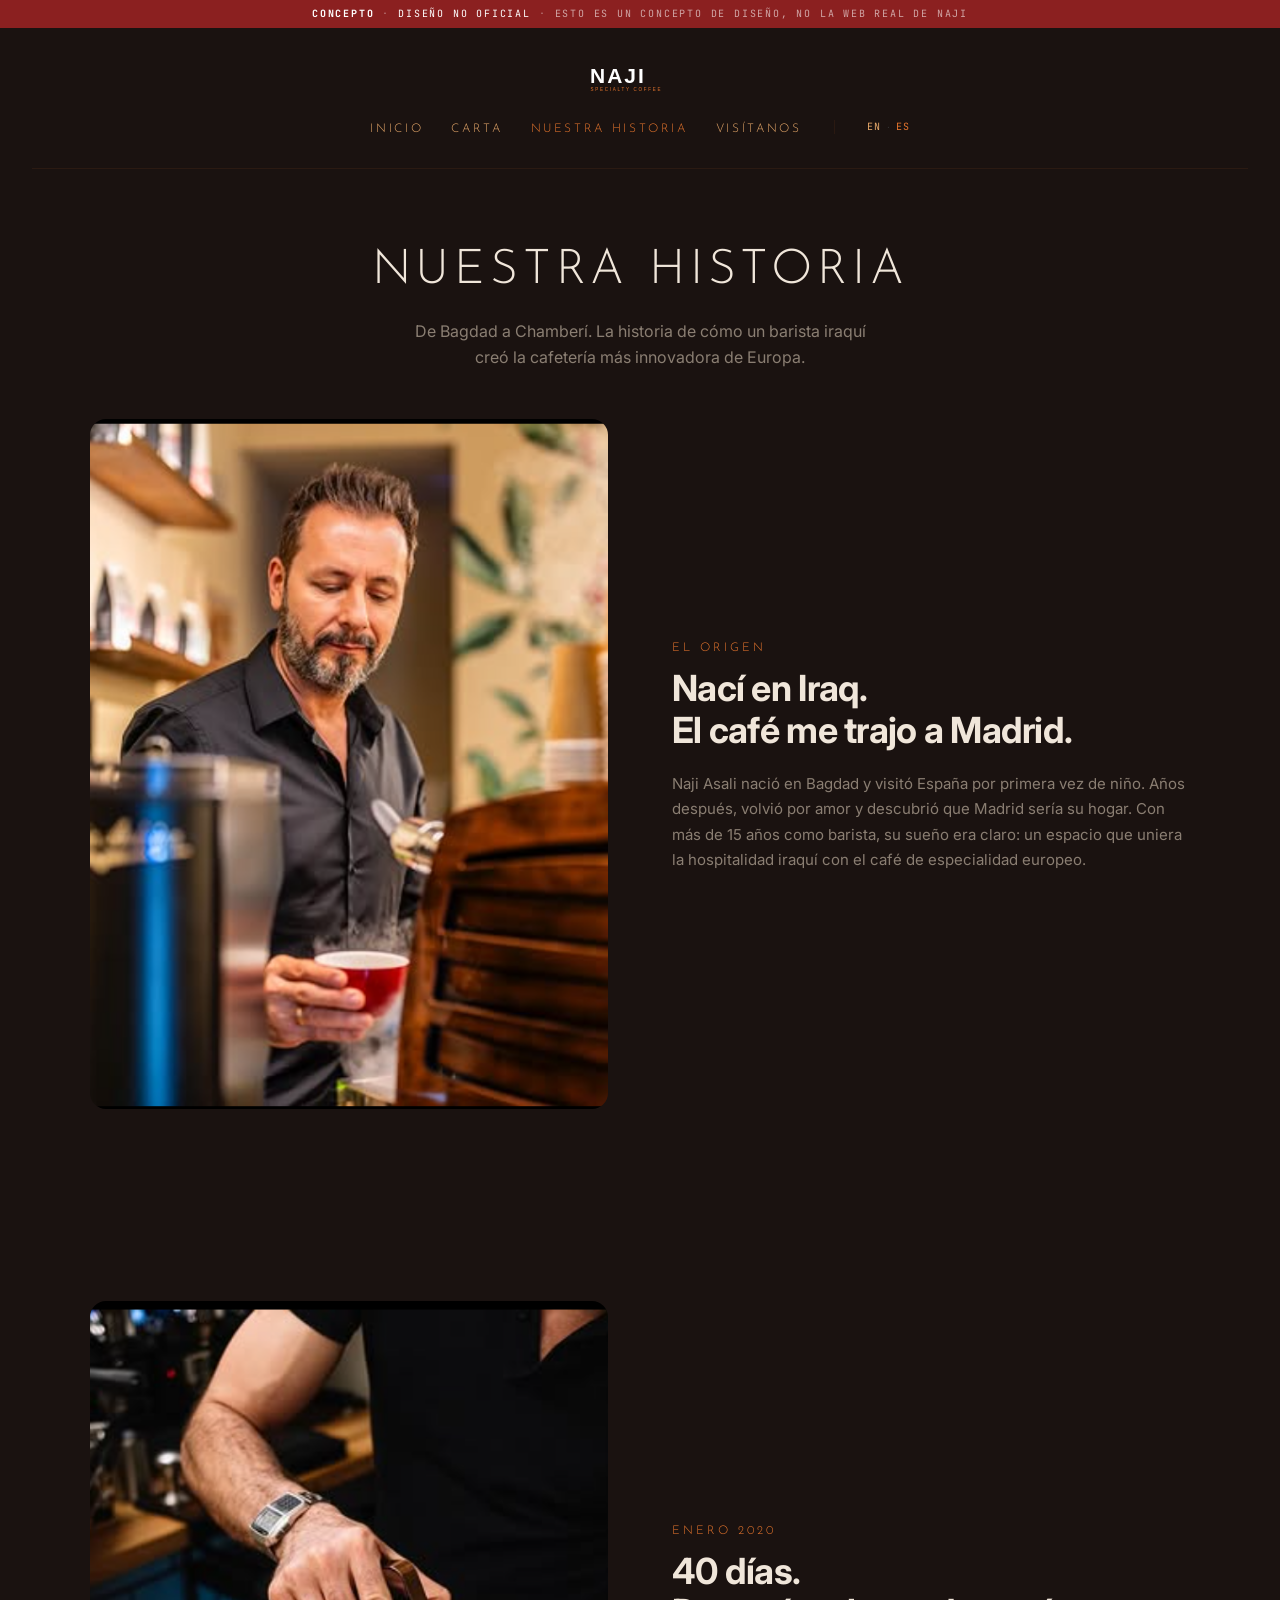
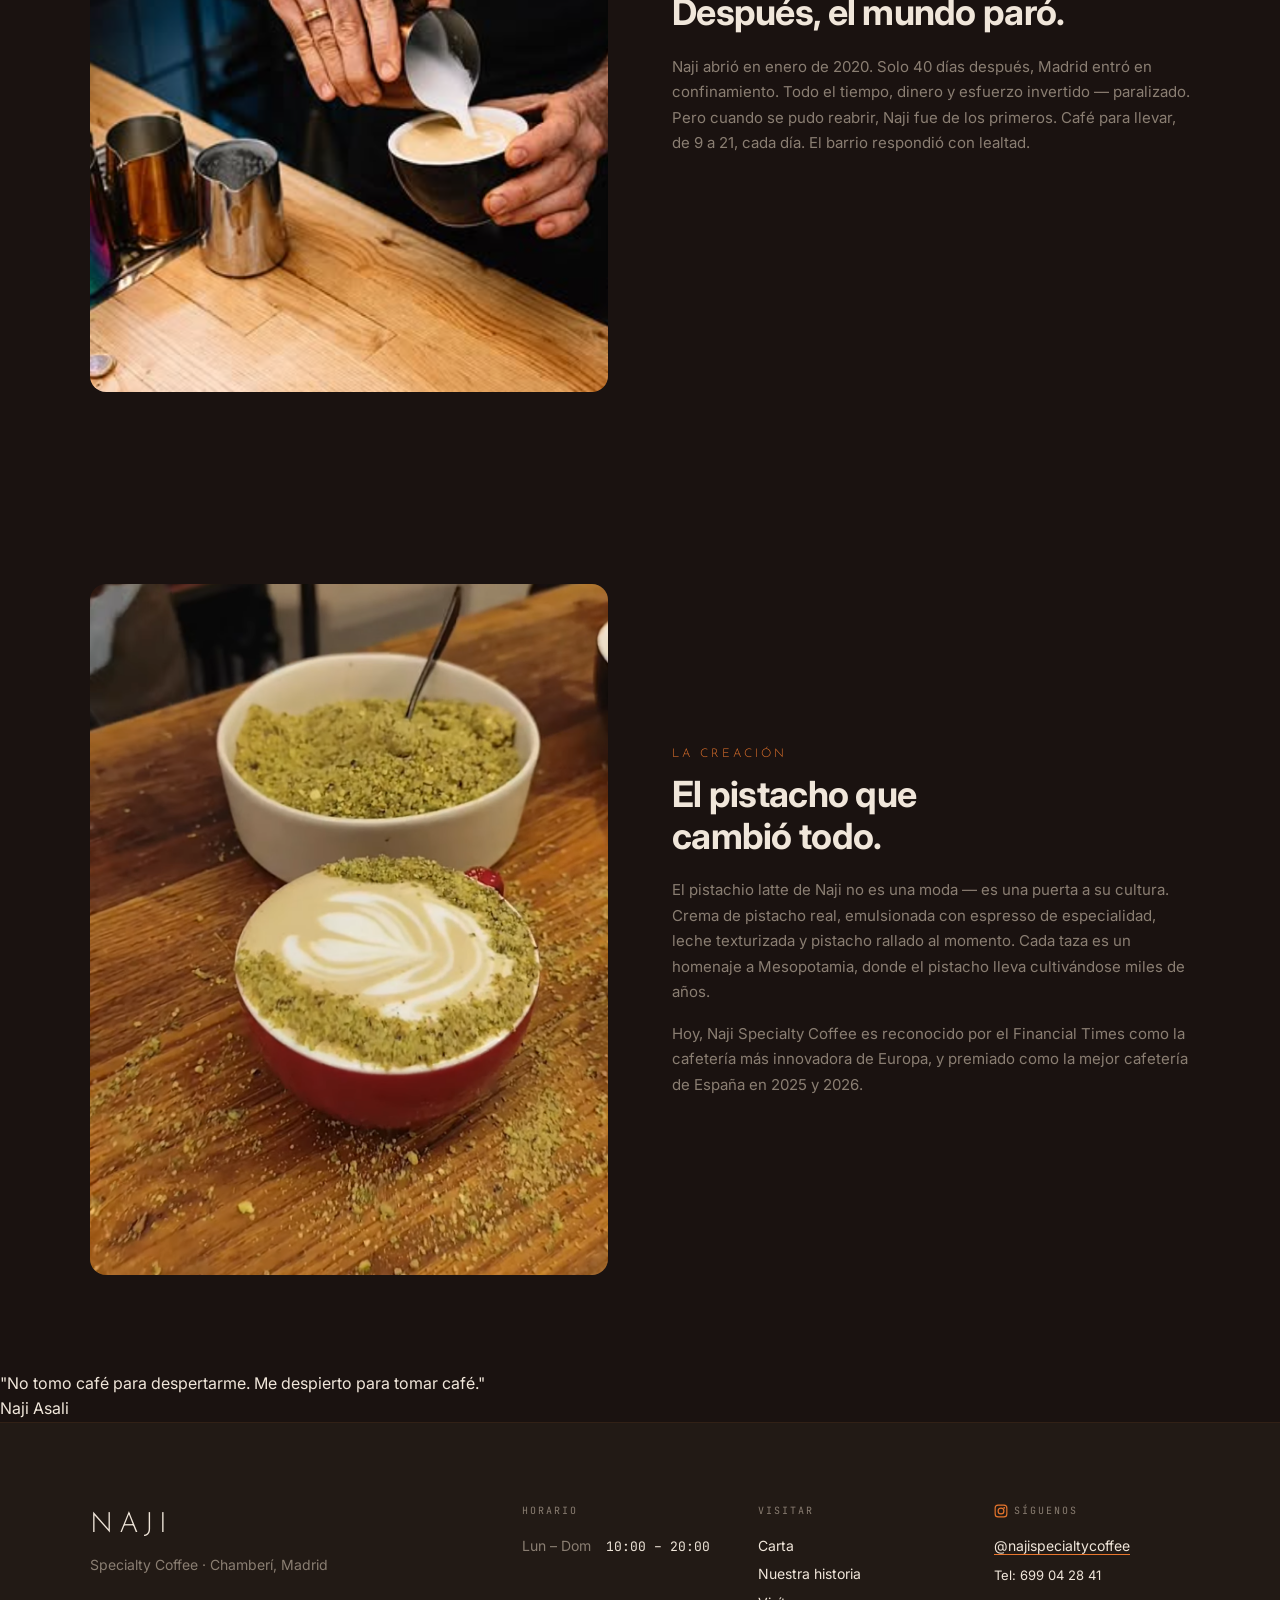
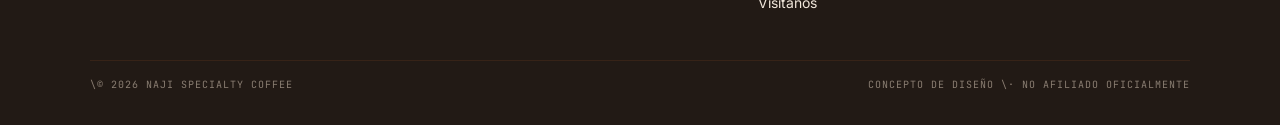
<file: nuestra-historia.html>
<!DOCTYPE html>
<html lang="es" class="lang-es">
<head>
<meta charset="UTF-8">
<meta name="viewport" content="width=device-width, initial-scale=1.0">
<title>Nuestra Historia · Naji Specialty Coffee</title>
<link rel="icon" type="image/svg+xml" href="favicon.svg">
<link rel="preconnect" href="https://fonts.googleapis.com">
<link rel="preconnect" href="https://fonts.gstatic.com" crossorigin>
<link href="https://fonts.googleapis.com/css2?family=Josefin+Sans:wght@300;400;600&family=Playfair+Display:ital,wght@0,400;0,600;0,700;1,400;1,600&family=Inter:wght@300;400;500&family=JetBrains+Mono:wght@400;500&display=swap" rel="stylesheet">
<link rel="stylesheet" href="css/style.css?v=1775483550">
</head>
<body>

<div class="concept-banner">
  <strong>Concepto</strong><span class="sep">&middot;</span><span>Diseño no oficial</span><span class="sep">&middot;</span><span class="soft">Esto es un concepto de diseño, no la web real de Naji</span>
</div>
<div class="banner-spacer"></div>
<div class="nav-wrap">
<nav class="nav">
  <a href="index.html" class="nav-logo">
    <img src="logo.svg" alt="Naji Specialty Coffee">
  </a>
  <div class="nav-bottom">
    <ul class="nav-links">
      <li><a href="index.html" data-es>Inicio</a><a href="index.html" data-en>Home</a></li>
      <li><a href="carta.html" data-es>Carta</a><a href="carta.html" data-en>Menu</a></li>
      <li><a href="nuestra-historia.html" data-es style="opacity:1;color:var(--orange)">Nuestra historia</a><a href="nuestra-historia.html" data-en style="opacity:1;color:var(--orange)">Our story</a></li>
      <li><a href="visitanos.html" data-es>Visítanos</a><a href="visitanos.html" data-en>Visit</a></li>
    </ul>
    <div class="nav-divider"></div>
    <div class="lang-toggle">
      <button data-lang="en">EN</button>
      <span class="sep">&middot;</span>
      <button data-lang="es">ES</button>
    </div>
    <button class="hamburger" aria-label="Menu"><span></span><span></span><span></span></button>
  </div>
</nav>
</div>

<div class="page-header">
  <h1 data-es>Nuestra Historia</h1>
  <h1 data-en>Our Story</h1>
  <p class="subtitle" data-es>De Bagdad a Chamberí. La historia de cómo un barista iraquí creó la cafetería más innovadora de Europa.</p>
  <p class="subtitle" data-en>From Baghdad to Chamberí. The story of how an Iraqi barista created Europe's most inventive coffee shop.</p>
</div>

<section class="story" style="padding-top: 0;">
  <div class="story-grid">
    <div class="story-media">
      <img src="img/naji-portrait.png" alt="">
    </div>
    <div class="story-copy">
      <span class="section-label" data-es>El origen</span>
      <span class="section-label" data-en>The origin</span>
      <h2 data-es>Nací en Iraq.<br>El café me trajo a Madrid.</h2>
      <h2 data-en>I was born in Iraq.<br>Coffee brought me to Madrid.</h2>
      <p data-es>Naji Asali nació en Bagdad y visitó España por primera vez de niño. Años después, volvió por amor y descubrió que Madrid sería su hogar. Con más de 15 años como barista, su sueño era claro: un espacio que uniera la hospitalidad iraquí con el café de especialidad europeo.</p>
      <p data-en>Naji Asali was born in Baghdad and visited Spain for the first time as a child. Years later, he returned for love and discovered Madrid would be his home. With over 15 years as a barista, his dream was clear: a space that would unite Iraqi hospitality with European specialty coffee.</p>
    </div>
  </div>
</section>

<section class="story">
  <div class="story-grid" style="direction: rtl;">
    <div class="story-copy" style="direction: ltr;">
      <span class="section-label" data-es>Enero 2020</span>
      <span class="section-label" data-en>January 2020</span>
      <h2 data-es>40 días.<br>Después, el mundo paró.</h2>
      <h2 data-en>40 days.<br>Then the world stopped.</h2>
      <p data-es>Naji abrió en enero de 2020. Solo 40 días después, Madrid entró en confinamiento. Todo el tiempo, dinero y esfuerzo invertido — paralizado. Pero cuando se pudo reabrir, Naji fue de los primeros. Café para llevar, de 9 a 21, cada día. El barrio respondió con lealtad.</p>
      <p data-en>Naji opened in January 2020. Just 40 days later, Madrid went into lockdown. All the time, money and effort invested — frozen. But when reopening was possible, Naji was among the first. Takeaway coffee, 9 to 9, every day. The neighbourhood responded with loyalty.</p>
    </div>
    <div class="story-media" style="direction: ltr;">
      <img src="img/naji-making-coffee.png" alt="">
    </div>
  </div>
</section>

<section class="story">
  <div class="story-grid">
    <div class="story-media">
      <img src="img/pistachio-closeup.png" alt="">
    </div>
    <div class="story-copy">
      <span class="section-label" data-es>La creación</span>
      <span class="section-label" data-en>The creation</span>
      <h2 data-es>El pistacho que<br>cambió todo.</h2>
      <h2 data-en>The pistachio that<br>changed everything.</h2>
      <p data-es>El pistachio latte de Naji no es una moda — es una puerta a su cultura. Crema de pistacho real, emulsionada con espresso de especialidad, leche texturizada y pistacho rallado al momento. Cada taza es un homenaje a Mesopotamia, donde el pistacho lleva cultivándose miles de años.</p>
      <p data-en>Naji's pistachio latte isn't a trend — it's a door into his culture. Real pistachio cream, emulsified with specialty espresso, textured milk and freshly grated pistachio. Each cup is a tribute to Mesopotamia, where pistachios have been cultivated for thousands of years.</p>
      <p data-es>Hoy, Naji Specialty Coffee es reconocido por el Financial Times como la cafetería más innovadora de Europa, y premiado como la mejor cafetería de España en 2025 y 2026.</p>
      <p data-en>Today, Naji Specialty Coffee is recognised by the Financial Times as Europe's most inventive coffee shop, and awarded best café in Spain in 2025 and 2026.</p>
    </div>
  </div>
</section>

<section class="quote-strip">
  <p class="quote" data-es>"No tomo café para despertarme. Me despierto para tomar café."</p>
  <p class="quote" data-en>"I don't drink coffee to wake up. I wake up to drink coffee."</p>
  <span class="attr">Naji Asali</span>
</section>

<footer class="footer">
  <div class="footer-grid">
    <div>
      <div class="wordmark">NAJI</div>
      <p class="tagline-footer" data-es>Specialty Coffee · Chamberí, Madrid</p>
      <p class="tagline-footer" data-en>Specialty Coffee · Chamberí, Madrid</p>
    </div>
    <div>
      <h4 data-es>Horario</h4>
      <h4 data-en>Hours</h4>
      <div class="hours-table">
        <div class="hours-row">
          <span class="hours-days" data-es>Lun – Dom</span>
          <span class="hours-days" data-en>Mon – Sun</span>
          <span class="hours-time">10:00 – 20:00</span>
        </div>
      </div>
    </div>
    <div>
      <h4 data-es>Visitar</h4>
      <h4 data-en>Visit</h4>
      <ul>
        <li><a href="carta.html" data-es>Carta</a><a href="carta.html" data-en>Menu</a></li>
        <li><a href="nuestra-historia.html" data-es>Nuestra historia</a><a href="nuestra-historia.html" data-en>Our story</a></li>
        <li><a href="visitanos.html" data-es>Visítanos</a><a href="visitanos.html" data-en>Visit us</a></li>
      </ul>
    </div>
    <div>
      <h4 class="follow-heading" data-es><svg class="ig-icon" viewBox="0 0 24 24" fill="none" stroke="currentColor" stroke-width="2" stroke-linecap="round" stroke-linejoin="round"><rect x="2" y="2" width="20" height="20" rx="5"/><circle cx="12" cy="12" r="5"/><circle cx="17.5" cy="6.5" r="1.5" fill="currentColor" stroke="none"/></svg>Síguenos</h4>
      <h4 class="follow-heading" data-en><svg class="ig-icon" viewBox="0 0 24 24" fill="none" stroke="currentColor" stroke-width="2" stroke-linecap="round" stroke-linejoin="round"><rect x="2" y="2" width="20" height="20" rx="5"/><circle cx="12" cy="12" r="5"/><circle cx="17.5" cy="6.5" r="1.5" fill="currentColor" stroke="none"/></svg>Follow</h4>
      <ul>
        <li><a href="https://instagram.com/najispecialtycoffee" target="_blank" class="ig-handle">@najispecialtycoffee</a></li>
        <li style="margin-top: 8px; font-size: 13px; color: var(--text-muted);">Tel: 699 04 28 41</li>
      </ul>
    </div>
  </div>
  <div class="footer-bottom">
    <span>\&copy; 2026 Naji Specialty Coffee</span>
    <span data-es>Concepto de diseño \&middot; No afiliado oficialmente</span>
    <span data-en>Design concept \&middot; Not officially affiliated</span>
  </div>
</footer>

<div class="mobile-menu">
  <a href="index.html" data-es>Inicio</a><a href="index.html" data-en>Home</a>
  <a href="carta.html" data-es>Carta</a><a href="carta.html" data-en>Menu</a>
  <a href="nuestra-historia.html" data-es>Nuestra historia</a><a href="nuestra-historia.html" data-en>Our story</a>
  <a href="visitanos.html" data-es>Visítanos</a><a href="visitanos.html" data-en>Visit</a>
</div>
<script src="js/lang.js"></script>
</body>
</html>
</file>
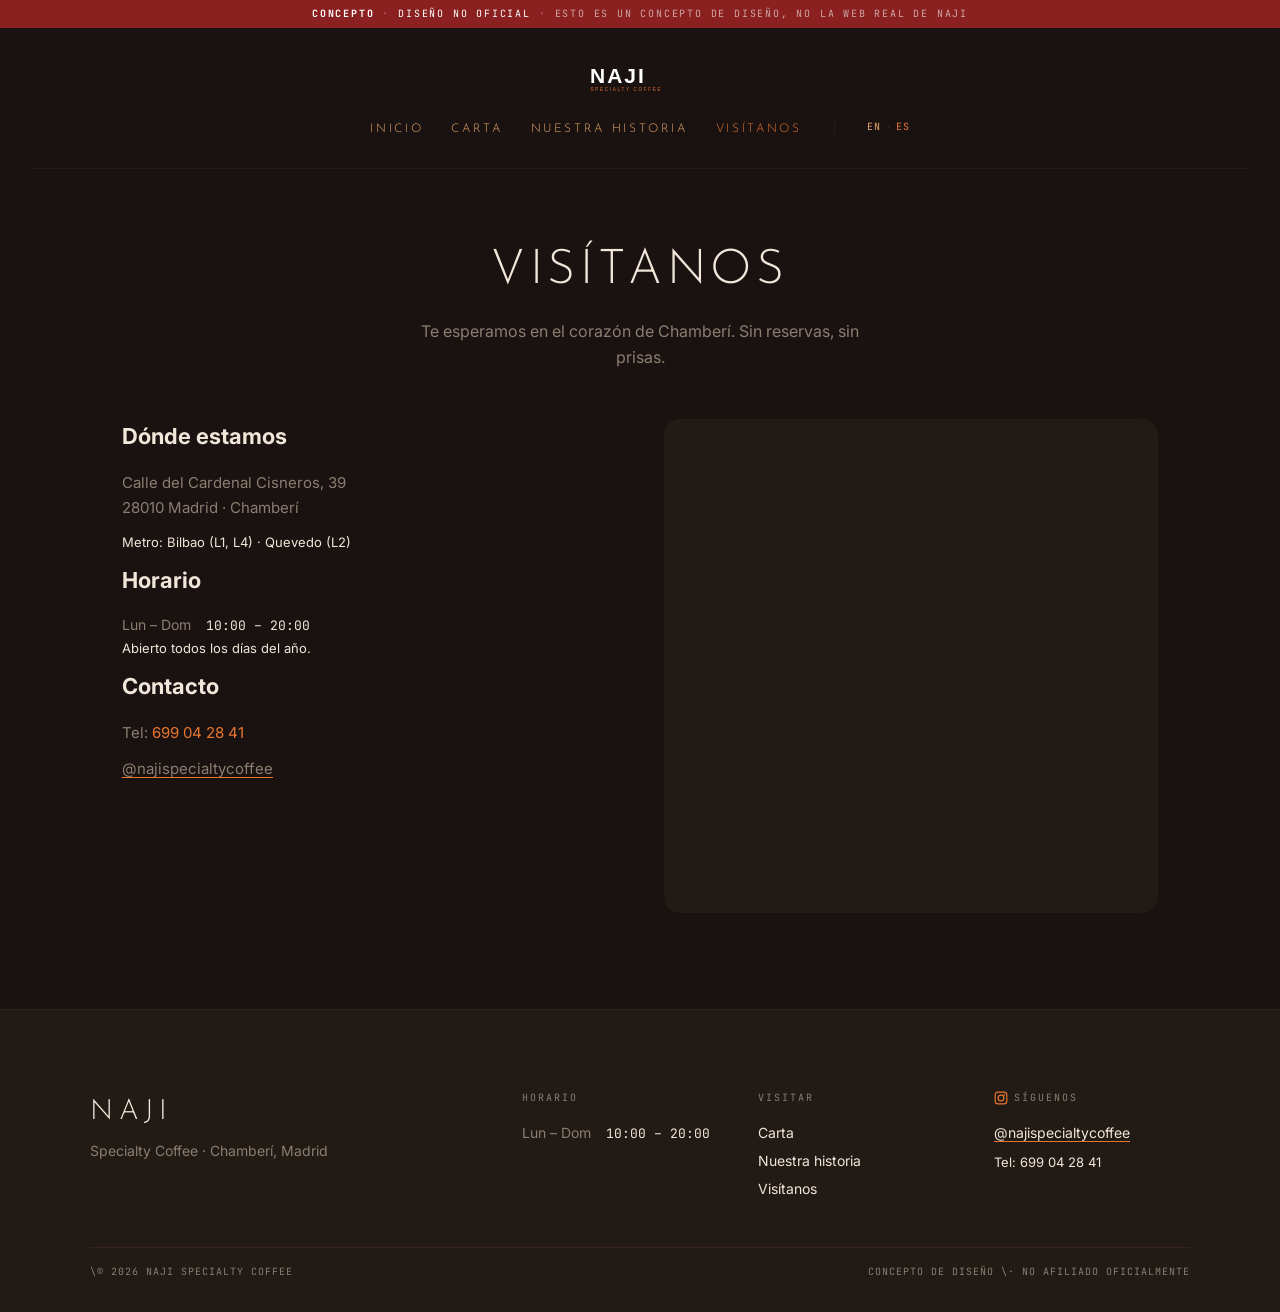
<file: visitanos.html>
<!DOCTYPE html>
<html lang="es" class="lang-es">
<head>
<meta charset="UTF-8">
<meta name="viewport" content="width=device-width, initial-scale=1.0">
<title>Visítanos · Naji Specialty Coffee</title>
<link rel="icon" type="image/svg+xml" href="favicon.svg">
<link rel="preconnect" href="https://fonts.googleapis.com">
<link rel="preconnect" href="https://fonts.gstatic.com" crossorigin>
<link href="https://fonts.googleapis.com/css2?family=Josefin+Sans:wght@300;400;600&family=Playfair+Display:ital,wght@0,400;0,600;0,700;1,400;1,600&family=Inter:wght@300;400;500&family=JetBrains+Mono:wght@400;500&display=swap" rel="stylesheet">
<link rel="stylesheet" href="css/style.css?v=1775483550">
</head>
<body>

<div class="concept-banner">
  <strong>Concepto</strong><span class="sep">&middot;</span><span>Diseño no oficial</span><span class="sep">&middot;</span><span class="soft">Esto es un concepto de diseño, no la web real de Naji</span>
</div>
<div class="banner-spacer"></div>
<div class="nav-wrap">
<nav class="nav">
  <a href="index.html" class="nav-logo">
    <img src="logo.svg" alt="Naji Specialty Coffee">
  </a>
  <div class="nav-bottom">
    <ul class="nav-links">
      <li><a href="index.html" data-es>Inicio</a><a href="index.html" data-en>Home</a></li>
      <li><a href="carta.html" data-es>Carta</a><a href="carta.html" data-en>Menu</a></li>
      <li><a href="nuestra-historia.html" data-es>Nuestra historia</a><a href="nuestra-historia.html" data-en>Our story</a></li>
      <li><a href="visitanos.html" data-es style="opacity:1;color:var(--orange)">Visítanos</a><a href="visitanos.html" data-en style="opacity:1;color:var(--orange)">Visit</a></li>
    </ul>
    <div class="nav-divider"></div>
    <div class="lang-toggle">
      <button data-lang="en">EN</button>
      <span class="sep">&middot;</span>
      <button data-lang="es">ES</button>
    </div>
    <button class="hamburger" aria-label="Menu"><span></span><span></span><span></span></button>
  </div>
</nav>
</div>

<div class="page-header">
  <h1 data-es>Visítanos</h1>
  <h1 data-en>Visit Us</h1>
  <p class="subtitle" data-es>Te esperamos en el corazón de Chamberí. Sin reservas, sin prisas.</p>
  <p class="subtitle" data-en>We're waiting for you in the heart of Chamberí. No reservations, no rush.</p>
</div>

<div class="visit-grid">
  <div class="visit-info">
    <h3 data-es>Dónde estamos</h3>
    <h3 data-en>Where to find us</h3>
    <p>Calle del Cardenal Cisneros, 39<br>28010 Madrid · Chamberí</p>
    <p style="color: var(--text-muted); font-size: 13px;" data-es>Metro: Bilbao (L1, L4) · Quevedo (L2)</p>
    <p style="color: var(--text-muted); font-size: 13px;" data-en>Metro: Bilbao (L1, L4) · Quevedo (L2)</p>

    <h3 style="margin-top: var(--space-5);" data-es>Horario</h3>
    <h3 style="margin-top: var(--space-5);" data-en>Hours</h3>
    <div class="hours-table">
      <div class="hours-row">
        <span class="hours-days" data-es>Lun – Dom</span>
        <span class="hours-days" data-en>Mon – Sun</span>
        <span class="hours-time">10:00 – 20:00</span>
      </div>
    </div>
    <p style="margin-top: var(--space-2); font-size: 13px; color: var(--pistachio);" data-es>Abierto todos los días del año.</p>
    <p style="margin-top: var(--space-2); font-size: 13px; color: var(--pistachio);" data-en>Open every day of the year.</p>

    <h3 style="margin-top: var(--space-5);" data-es>Contacto</h3>
    <h3 style="margin-top: var(--space-5);" data-en>Contact</h3>
    <p>Tel: <a href="tel:+34699042841" style="color: var(--orange);">699 04 28 41</a></p>
    <p><a href="https://instagram.com/najispecialtycoffee" target="_blank" class="ig-handle" style="font-size: 15px;">@najispecialtycoffee</a></p>
  </div>
  <div class="visit-map">
    <iframe
      src="https://www.google.com/maps/embed?pb=!1m18!1m12!1m3!1d3036.8!2d-3.7015!3d40.4315!2m3!1f0!2f0!3f0!3m2!1i1024!2i768!4f13.1!3m3!1m2!1s0x0%3A0x0!2zNDDCsDI1JzUzLjQiTiAzwrA0MicwNS40Ilc!5e0!3m2!1ses!2ses!4v1"
      width="100%" height="100%" style="border:0;border-radius:var(--radius);min-height:400px;" allowfullscreen loading="lazy">
    </iframe>
  </div>
</div>

<footer class="footer">
  <div class="footer-grid">
    <div>
      <div class="wordmark">NAJI</div>
      <p class="tagline-footer" data-es>Specialty Coffee · Chamberí, Madrid</p>
      <p class="tagline-footer" data-en>Specialty Coffee · Chamberí, Madrid</p>
    </div>
    <div>
      <h4 data-es>Horario</h4>
      <h4 data-en>Hours</h4>
      <div class="hours-table">
        <div class="hours-row">
          <span class="hours-days" data-es>Lun – Dom</span>
          <span class="hours-days" data-en>Mon – Sun</span>
          <span class="hours-time">10:00 – 20:00</span>
        </div>
      </div>
    </div>
    <div>
      <h4 data-es>Visitar</h4>
      <h4 data-en>Visit</h4>
      <ul>
        <li><a href="carta.html" data-es>Carta</a><a href="carta.html" data-en>Menu</a></li>
        <li><a href="nuestra-historia.html" data-es>Nuestra historia</a><a href="nuestra-historia.html" data-en>Our story</a></li>
        <li><a href="visitanos.html" data-es>Visítanos</a><a href="visitanos.html" data-en>Visit us</a></li>
      </ul>
    </div>
    <div>
      <h4 class="follow-heading" data-es><svg class="ig-icon" viewBox="0 0 24 24" fill="none" stroke="currentColor" stroke-width="2" stroke-linecap="round" stroke-linejoin="round"><rect x="2" y="2" width="20" height="20" rx="5"/><circle cx="12" cy="12" r="5"/><circle cx="17.5" cy="6.5" r="1.5" fill="currentColor" stroke="none"/></svg>Síguenos</h4>
      <h4 class="follow-heading" data-en><svg class="ig-icon" viewBox="0 0 24 24" fill="none" stroke="currentColor" stroke-width="2" stroke-linecap="round" stroke-linejoin="round"><rect x="2" y="2" width="20" height="20" rx="5"/><circle cx="12" cy="12" r="5"/><circle cx="17.5" cy="6.5" r="1.5" fill="currentColor" stroke="none"/></svg>Follow</h4>
      <ul>
        <li><a href="https://instagram.com/najispecialtycoffee" target="_blank" class="ig-handle">@najispecialtycoffee</a></li>
        <li style="margin-top: 8px; font-size: 13px; color: var(--text-muted);">Tel: 699 04 28 41</li>
      </ul>
    </div>
  </div>
  <div class="footer-bottom">
    <span>\&copy; 2026 Naji Specialty Coffee</span>
    <span data-es>Concepto de diseño \&middot; No afiliado oficialmente</span>
    <span data-en>Design concept \&middot; Not officially affiliated</span>
  </div>
</footer>

<div class="mobile-menu">
  <a href="index.html" data-es>Inicio</a><a href="index.html" data-en>Home</a>
  <a href="carta.html" data-es>Carta</a><a href="carta.html" data-en>Menu</a>
  <a href="nuestra-historia.html" data-es>Nuestra historia</a><a href="nuestra-historia.html" data-en>Our story</a>
  <a href="visitanos.html" data-es>Visítanos</a><a href="visitanos.html" data-en>Visit</a>
</div>
<script src="js/lang.js"></script>
</body>
</html>
</file>
<file: css/style.css>
/* ========================================
   NAJI SPECIALTY COFFEE — IG Modern Dark
   ======================================== */

:root {
  --bg: #1A1210;
  --bg-card: #221A15;
  --bg-card-hover: #2A201A;
  --orange: #E8762D;
  --orange-glow: rgba(232,118,45,0.12);
  --white: #FFFFFF;
  --black: #1A1210;
  --text: #F0E6DA;
  --text-dim: #8A7E72;
  --border: rgba(232,118,45,0.08);

  --font: 'Inter', -apple-system, sans-serif;
  --font-display: 'Playfair Display', Georgia, serif;
  --font-naji: 'Josefin Sans', sans-serif;
  --font-mono: 'JetBrains Mono', monospace;

  --max-w: 1100px;
  --r: 16px;
}

*, *::before, *::after { box-sizing: border-box; margin: 0; padding: 0; }
html { scroll-behavior: smooth; }
body { overflow-x: hidden; }


body {
  font-family: var(--font); background: var(--bg); color: var(--text);
  line-height: 1.6; -webkit-font-smoothing: antialiased;
  opacity: 0; transition: opacity 0.15s;
}
body.fonts-ready { opacity: 1; }
a { color: inherit; text-decoration: none; }
img { display: block; width: 100%; height: auto; }
ul { list-style: none; }

/* --- Banner (fixed at very top) --- */
.concept-banner {
  position: fixed; top: 0; left: 0; right: 0; z-index: 1000;
  background: #8B2020; color: #fff; text-align: center;
  font-family: var(--font-mono); font-size: 10px;
  letter-spacing: 0.18em; text-transform: uppercase;
  height: 28px; line-height: 28px; white-space: nowrap;
}
/* --- Spacer to offset fixed banner --- */
.banner-spacer { height: 28px; }
/* --- Nav (sticky below banner) --- */
.nav-wrap {
  position: sticky; top: 28px; z-index: 900;
}
.concept-banner .sep { margin: 0 8px; opacity: 0.4; }
.concept-banner .soft { opacity: 0.6; }

/* --- Nav (centered stacked) --- */
.nav {
  display: flex; flex-direction: column; align-items: center;
  padding: 36px 32px 0;
  background: var(--bg);
}
.nav-logo img { height: 30px; width: auto; }
.nav-bottom {
  display: flex; align-items: center; gap: 32px;
  margin-top: 20px; padding-bottom: 28px;
  border-bottom: 1px solid var(--border); width: 100%; justify-content: center;
}
.nav-links { display: flex; gap: 28px; }
.nav-links a {
  font-family: var(--font-naji); font-size: 12px; font-weight: 300;
  letter-spacing: 0.22em; text-transform: uppercase;
  color: #E8A96A; transition: color 0.2s;
}
.nav-links a:hover { color: var(--white); }
.nav-divider { width: 1px; height: 14px; background: var(--border); }
.lang-toggle { display: flex; align-items: center; gap: 6px; }
.lang-toggle button {
  background: none; border: none; color: #E8A96A;
  font-family: var(--font-mono); font-size: 10px; cursor: pointer; padding: 0;
  letter-spacing: 0.1em;
}
.lang-toggle button.active { color: var(--orange); }
.lang-toggle .sep { color: #333; font-size: 10px; }

/* --- Hero --- */
.hero {
  position: relative; height: 100vh; min-height: 600px; max-height: 900px;
  overflow: hidden;
}
.hero-media { position: absolute; inset: 0; }
.hero-media img { width: 100%; height: 100%; object-fit: cover; }
.hero-media::after {
  content: ''; position: absolute; inset: 0;
  background: linear-gradient(to bottom, rgba(26,18,16,0.4) 0%, rgba(26,18,16,0.15) 40%, rgba(26,18,16,0.6) 75%, var(--bg) 100%);
}
.hero-inner {
  position: relative; z-index: 2; height: 100%;
  display: flex; align-items: flex-end;
  padding: 80px 48px; max-width: var(--max-w); margin: 0 auto;
}
.hero-caption { max-width: 560px; }
/* Hero side label (vertical) */
.hero-side-label {
  position: absolute; right: 48px; bottom: 80px; z-index: 2;
  display: flex; flex-direction: column; align-items: center; gap: 10px;
  font-family: var(--font-naji); font-size: 11px; font-weight: 300;
  letter-spacing: 0.2em; text-transform: uppercase; color: rgba(255,255,255,0.5);
  writing-mode: vertical-rl;
}
.hero-side-line { display: block; width: 1px; height: 40px; background: rgba(232,118,45,0.4); }
.hero-caption .title {
  font-family: var(--font); font-size: clamp(42px, 6vw, 68px);
  font-weight: 800; line-height: 1.02; color: var(--white);
  letter-spacing: -0.03em; margin-bottom: 20px;
}
.hero-caption .subtitle {
  font-size: 16px; font-weight: 400; color: rgba(255,255,255,0.6);
  line-height: 1.7; max-width: 420px;
}

/* --- Press Strip --- */
.press-strip {
  padding: 40px 32px; text-align: center;
  background: var(--orange); color: var(--bg);
}
.press-strip .label {
  font-family: var(--font-naji); font-size: 12px; font-weight: 300;
  text-transform: uppercase; letter-spacing: 0.25em;
  color: var(--bg); margin-bottom: 4px; opacity: 0.7; font-weight: 600;
}
.press-strip .headline {
  font-family: var(--font-display); font-size: clamp(20px, 2.5vw, 28px);
  font-weight: 700; font-style: italic; color: var(--bg);
}
.press-logos {
  display: flex; justify-content: center; gap: 40px; margin-top: 16px;
  font-family: var(--font-mono); font-size: 10px;
  text-transform: uppercase; letter-spacing: 0.15em; color: var(--bg); opacity: 0.7; font-weight: 500;
}

/* --- Intro --- */
.intro { padding: 96px 32px; }
.intro-inner { max-width: var(--max-w); margin: 0 auto; }
.intro-label {
  font-family: var(--font-mono); font-size: 10px;
  text-transform: uppercase; letter-spacing: 0.2em;
  color: var(--orange); margin-bottom: 16px;
}
.intro-address {
  display: inline-flex; align-items: center; gap: 8px;
  font-family: var(--font); font-size: 13px; font-weight: 400;
  color: var(--text-dim); margin-bottom: 20px;
  padding-bottom: 12px; border-bottom: 1px solid var(--border);
}
.intro-address svg { color: var(--orange); flex-shrink: 0; }
.intro-statement {
  font-size: clamp(28px, 3.5vw, 44px); font-weight: 700;
  line-height: 1.25; max-width: 640px; letter-spacing: -0.02em;
}
.intro-statement em {
  font-style: italic; font-family: var(--font-display);
  font-weight: 400; color: var(--orange);
}

/* --- Section divider lines --- */
.section-lines {
  padding: 24px 0;
  display: flex; flex-direction: column; gap: 8px;
}
.section-lines span {
  display: block; height: 2px; width: 100%;
  background: linear-gradient(to right, transparent, rgba(232,118,45,0.35) 20%, rgba(232,118,45,0.35) 80%, transparent);
}

/* --- Section helpers --- */
.section-label {
  font-family: var(--font-naji); font-size: 12px; font-weight: 300;
  text-transform: uppercase; letter-spacing: 0.25em;
  color: var(--orange); display: block; margin-bottom: 10px;
}
.display-m {
  font-size: clamp(24px, 3vw, 34px); font-weight: 700;
  line-height: 1.2; letter-spacing: -0.02em;
}

/* --- Signature Drinks --- */
.signature { padding: 96px 32px; }
.signature-inner { max-width: var(--max-w); margin: 0 auto; }
.signature-header { margin-bottom: 48px; }
.signature-grid { display: grid; grid-template-columns: repeat(3, 1fr); gap: 20px; }
.sig-card {
  background: var(--bg-card); border: 1px solid rgba(232,118,45,0.1);
  border-radius: var(--r); overflow: hidden;
  transition: border-color 0.3s, transform 0.3s;
}
.sig-card:hover { border-color: var(--orange); transform: translateY(-4px); }
.sig-card .media { aspect-ratio: 1; overflow: hidden; }
.sig-card .media img { width: 100%; height: 100%; object-fit: cover; transition: transform 0.5s; }
.sig-card:hover .media img { transform: scale(1.05); }
.sig-card .body { padding: 20px; }
.sig-card h3 { font-size: 18px; font-weight: 700; margin-bottom: 6px; }
.sig-card .desc { font-size: 13px; color: var(--text-dim); line-height: 1.5; }
.sig-card .price {
  display: inline-block; margin-top: 12px;
  font-family: var(--font-mono); font-size: 12px; color: var(--orange);
}

/* --- Story --- */
.story { padding: 96px 32px; }
.story-grid {
  max-width: var(--max-w); margin: 0 auto;
  display: grid; grid-template-columns: 1fr 1fr; gap: 64px; align-items: center;
}
.story-media { border-radius: var(--r); overflow: hidden; aspect-ratio: 3/4; }
.story-media img { width: 100%; height: 100%; object-fit: cover; }
.story-copy h2 {
  font-size: clamp(26px, 3vw, 36px); font-weight: 700;
  line-height: 1.15; margin-bottom: 20px; letter-spacing: -0.02em;
}
.story-copy p { font-size: 15px; color: var(--text-dim); line-height: 1.7; margin-bottom: 16px; }
.story-copy .link {
  display: inline-flex; align-items: center; gap: 6px;
  color: var(--orange); font-size: 14px; font-weight: 600;
  transition: gap 0.2s;
}
.story-copy .link:hover { gap: 10px; }

/* --- Menu Highlights --- */
.menu-highlights {
  padding: 96px 32px;
  background: var(--bg-card);
}
.menu-hl-inner { max-width: var(--max-w); margin: 0 auto; text-align: center; }
.menu-hl-sub { color: var(--text-dim); font-size: 15px; margin-top: 6px; margin-bottom: 48px; }
.menu-hl-grid { display: grid; grid-template-columns: repeat(4, 1fr); gap: 16px; text-align: left; }
.menu-hl-card {
  background: var(--bg); border: 1px solid rgba(232,118,45,0.08);
  border-radius: 12px; padding: 20px;
  transition: border-color 0.2s, background 0.2s;
  cursor: default; min-height: 110px; display: flex; flex-direction: column;
}
.menu-hl-card:hover { border-color: var(--orange); background: var(--bg-card-hover); }
.menu-hl-card h3 { font-size: 16px; font-weight: 600; margin-bottom: 4px; }
.menu-hl-desc {
  font-size: 12px; color: var(--text-dim); line-height: 1.4;
  max-height: 0; overflow: hidden; opacity: 0;
  transition: max-height 0.3s, opacity 0.25s, margin 0.3s;
}
.menu-hl-card:hover .menu-hl-desc { max-height: 50px; opacity: 1; margin-bottom: 8px; }
.menu-hl-price { font-family: var(--font-mono); font-size: 16px; font-weight: 700; color: var(--orange); margin-top: auto; }
.menu-hl-btn {
  display: inline-block; background: var(--orange); color: #fff;
  font-size: 14px; font-weight: 600; padding: 14px 40px;
  border-radius: 100px; transition: background 0.2s, transform 0.2s;
}
.menu-hl-btn:hover { background: #D06220; transform: scale(1.03); }

/* --- Awards --- */
.awards-strip { padding: 48px 32px; background: var(--orange); color: #fff; }
.awards-inner {
  max-width: var(--max-w); margin: 0 auto;
  display: flex; justify-content: center; align-items: center;
  gap: 56px; text-align: center;
}
.award { display: flex; flex-direction: column; align-items: center; gap: 4px; }
.award .number { font-size: 40px; font-weight: 800; letter-spacing: -0.02em; color: #fff; }
.award .unit { font-family: var(--font-mono); font-size: 10px; text-transform: uppercase; letter-spacing: 0.15em; color: rgba(255,255,255,0.6); }
.award-divider { width: 1px; height: 48px; background: rgba(255,255,255,0.2); }

/* --- Reviews --- */
.reviews { padding: 96px 32px; }
.reviews-inner { max-width: var(--max-w); margin: 0 auto; }
.reviews-title { font-size: clamp(24px, 3vw, 34px); font-weight: 800; text-align: center; margin-bottom: 48px; }
.reviews-grid { display: grid; grid-template-columns: repeat(3, 1fr); gap: 16px; align-items: start; }
.review-card {
  background: #fff; border: none; color: var(--black);
  border-radius: var(--r); padding: 20px;
}
.review-summary-card { text-align: center; }
.review-biz-name { font-weight: 700; font-size: 16px; margin-bottom: 4px; color: var(--black); }
.review-rating-row { display: flex; align-items: center; justify-content: center; gap: 6px; margin-bottom: 4px; }
.review-score { font-size: 15px; font-weight: 700; }
.review-stars-gold { color: #FBBC04; font-size: 16px; letter-spacing: 1px; }
.review-read-all {
  display: inline-block; font-size: 13px; color: #1a73e8;
  margin-bottom: 16px; padding-bottom: 16px;
  border-bottom: 1px solid #eee; width: 100%;
}
.review-card-inner { display: flex; align-items: center; gap: 10px; margin-bottom: 12px; text-align: left; }
.review-avatar {
  width: 36px; height: 36px; border-radius: 50%; background: var(--orange);
  color: #fff; display: flex; align-items: center; justify-content: center;
  font-weight: 700; font-size: 14px; flex-shrink: 0;
}
.review-avatar.av-blue { background: #4285F4; }
.review-avatar.av-red { background: #EA4335; }
.review-avatar.av-green { background: #34A853; }
.review-avatar.av-purple { background: #8E44AD; }
.review-avatar.av-teal { background: #00897B; }
.review-avatar.av-orange { background: var(--orange); }
.review-meta { display: flex; flex-direction: column; }
.review-author { font-size: 13px; font-weight: 600; color: var(--black); }
.review-date { font-size: 11px; color: var(--text-dim); }
.review-stars-sm { color: #FBBC04; font-size: 12px; }
.review-text { font-size: 13px; line-height: 1.6; color: var(--text-dim); margin-bottom: 12px; }
.review-google-link { display: flex; align-items: center; gap: 6px; font-size: 12px; color: var(--text-dim); }
.review-google-link:hover { color: var(--orange); }
.g-icon { flex-shrink: 0; }

/* --- Footer --- */
.footer {
  background: var(--bg-card); color: var(--text);
  padding: 80px 32px 32px;
  border-top: 1px solid var(--border);
}
.footer-grid {
  max-width: var(--max-w); margin: 0 auto 40px;
  display: grid; grid-template-columns: 2fr 1fr 1fr 1fr; gap: 40px;
}
.footer .wordmark { font-family: var(--font-naji); font-size: 28px; font-weight: 300; letter-spacing: 0.2em; margin-bottom: 6px; text-transform: uppercase; }
.footer .tagline-footer { color: var(--text-dim); font-size: 14px; max-width: 280px; }
.footer h4 {
  font-family: var(--font-mono); font-size: 10px; text-transform: uppercase;
  letter-spacing: 0.2em; color: var(--text-dim); margin-bottom: 16px; font-weight: 400;
}
.footer li { margin-bottom: 6px; font-size: 14px; color: var(--text); }
.hours-table { display: flex; flex-direction: column; gap: 8px; }
.hours-row { display: flex; align-items: baseline; gap: 12px; font-size: 14px; }
.hours-days { color: var(--text-dim); min-width: 72px; }
.hours-time { font-family: var(--font-mono); font-size: 13px; }
.follow-heading { display: flex; align-items: center; gap: 6px; }
.ig-icon { width: 14px; height: 14px; color: var(--orange); flex-shrink: 0; }
.ig-handle { text-decoration: underline; text-underline-offset: 3px; text-decoration-color: var(--orange); }
.ig-handle:hover { text-decoration-color: var(--white); }
.email-link { color: var(--text-dim); font-size: 13px; }
.email-link:hover { color: var(--white); }
.footer-bottom {
  max-width: var(--max-w); margin: 0 auto; padding-top: 16px;
  border-top: 1px solid rgba(232,118,45,0.1); display: flex; justify-content: space-between;
  font-family: var(--font-mono); font-size: 10px; text-transform: uppercase;
  letter-spacing: 0.1em; color: var(--text-dim);
}

/* --- Bilingual --- */
[data-en] { display: none; }
html.lang-en [data-en] { display: revert; }
html.lang-en [data-es] { display: none; }

/* --- Image fallback --- */
img[src*="img/"] { background: var(--bg-card); min-height: 180px; }
.img-placeholder {
  position: relative; background: var(--bg-card); min-height: 280px;
  display: flex; align-items: center; justify-content: center;
  border: 2px dashed rgba(232,118,45,0.25); border-radius: var(--r);
}
.img-placeholder img { position: absolute; inset: 0; width: 100%; height: 100%; object-fit: cover; border-radius: var(--r); }
.img-placeholder .ph-label {
  position: relative; z-index: 2; text-align: center; padding: 20px;
  font-family: var(--font-mono); font-size: 11px; letter-spacing: 0.1em;
  text-transform: uppercase; color: var(--orange); line-height: 1.8;
}
.img-placeholder .ph-label strong { display: block; font-size: 13px; color: var(--text); margin-bottom: 4px; letter-spacing: 0.05em; text-transform: none; }
.img-placeholder .ph-num {
  display: inline-flex; align-items: center; justify-content: center;
  width: 24px; height: 24px; border-radius: 50%; background: var(--orange);
  color: #fff; font-size: 12px; font-weight: 700; margin-bottom: 8px;
}
.img-placeholder .ph-label .ph-res,
.hero-ph .ph-res {
  display: inline-block; margin-top: 6px; font-size: 10px;
  color: var(--text-dim); letter-spacing: 0.15em;
}
/* Hide placeholder label when image loads */
.img-placeholder.loaded .ph-label { display: none; }
.img-placeholder.loaded { border: none; }

/* --- Subpages --- */
.page-header { padding: 64px 32px 48px; text-align: center; }
.page-header h1 { font-family: var(--font-naji); font-size: clamp(32px, 4vw, 48px); font-weight: 300; margin-bottom: 10px; letter-spacing: 0.1em; text-transform: uppercase; }
.page-header .subtitle { font-size: 16px; color: var(--text-dim); max-width: 480px; margin: 0 auto; }
.menu-full {
  max-width: var(--max-w); margin: 0 auto; padding: 0 32px 96px;
  position: relative;
}
/* --- Carta side decorations --- */
.menu-full::before,
.menu-full::after {
  content: ''; position: fixed; top: 10%; width: 2px; height: 80vh;
  background: linear-gradient(to bottom, transparent, var(--orange) 15%, var(--orange) 85%, transparent);
  opacity: 0.2; pointer-events: none; z-index: 1;
}
.menu-full::before { left: clamp(10px, 2.5vw, 32px); }
.menu-full::after { right: clamp(10px, 2.5vw, 32px); }
/* Diamond markers along the side lines */
.menu-section { position: relative; }
.menu-section::before {
  content: '◇'; position: absolute; top: 6px;
  left: calc(-1 * clamp(22px, 3.5vw, 48px));
  font-size: 10px; color: var(--orange); opacity: 0.35;
}
.menu-section:nth-child(even)::before {
  left: auto;
  right: calc(-1 * clamp(22px, 3.5vw, 48px));
}
/* Dot separators between sections */
.menu-section + .menu-section::after {
  content: '—  ◇  —'; position: absolute; top: -32px; left: 50%;
  transform: translateX(-50%);
  font-family: var(--font-mono); font-size: 12px;
  color: var(--orange); opacity: 0.25; letter-spacing: 0.4em;
}
.menu-section { margin-bottom: 64px; }
.menu-section h2 {
  font-size: 26px; font-weight: 700; margin-bottom: 12px; padding-bottom: 12px;
  border-bottom: 1px solid var(--border); position: relative; padding-left: 20px;
}
.menu-section h2::before {
  content: ''; position: absolute; left: 0; top: 8px;
  width: 3px; height: 20px; background: var(--orange); border-radius: 2px;
}
.menu-section .menu-grid { display: grid; grid-template-columns: repeat(3, 1fr); gap: 0 40px; }
.menu-item { display: flex; justify-content: space-between; align-items: baseline; padding: 10px 0; border-bottom: 1px solid var(--border); }
.menu-item:last-child { border-bottom: none; }
.menu-item .name { font-size: 14px; }
.menu-item .name .tag {
  display: inline-block; margin-left: 8px; font-family: var(--font-mono);
  font-size: 9px; text-transform: uppercase; letter-spacing: 0.1em;
  color: var(--orange); background: var(--orange-glow); padding: 2px 6px; border-radius: 4px;
}
.menu-item .price-tag { font-family: var(--font-mono); font-size: 13px; color: var(--text-dim); }
.menu-note { margin-top: var(--space-3, 12px); font-size: 13px; color: var(--text-dim); line-height: 1.5; }
.menu-section-sub { font-size: 16px; font-weight: 400; color: var(--text-dim); }

/* --- Menu Cards (with images) --- */
.menu-cards-grid { display: grid; grid-template-columns: repeat(3, 1fr); gap: 16px; }
.menu-card {
  background: var(--bg-card); border: 1px solid rgba(232,118,45,0.08);
  border-radius: var(--r); overflow: hidden;
  transition: border-color 0.3s, transform 0.3s;
}
.menu-card:hover { border-color: var(--orange); transform: translateY(-3px); }
.menu-card-img { aspect-ratio: 1; overflow: hidden; }
.menu-card-img img { width: 100%; height: 100%; object-fit: cover; object-position: center; transition: transform 0.5s; }
.menu-card:hover .menu-card-img img { transform: scale(1.05); }
.menu-card-body { padding: 16px; }
.menu-card-top { display: flex; justify-content: space-between; align-items: baseline; margin-bottom: 6px; }
.menu-card-top h3 { font-size: 15px; font-weight: 700; }
.menu-card-top .price-tag { font-family: var(--font-mono); font-size: 14px; color: var(--orange); font-weight: 700; flex-shrink: 0; }
.menu-card-desc { font-size: 12px; color: var(--text-dim); line-height: 1.5; }

.visit-grid {
  max-width: var(--max-w); margin: 0 auto; padding: 0 32px 96px;
  display: grid; grid-template-columns: 1fr 1fr; gap: 48px;
}
.visit-info h3 { font-size: 22px; font-weight: 700; margin-bottom: 16px; }
.visit-info p { font-size: 15px; color: var(--text-dim); line-height: 1.7; margin-bottom: 10px; }
.visit-map { border-radius: var(--r); overflow: hidden; aspect-ratio: 1; background: var(--bg-card); }

/* --- Hamburger & Mobile Menu --- */
.hamburger {
  display: none; background: none; border: none; cursor: pointer;
  width: 44px; height: 44px; position: relative; padding: 10px 8px;
  z-index: 1100; -webkit-tap-highlight-color: transparent;
}
.hamburger span {
  display: block; position: absolute; left: 8px; right: 8px; height: 2px;
  background: #E8A96A; transition: transform 0.3s, opacity 0.3s;
}
.hamburger span:nth-child(1) { top: 12px; }
.hamburger span:nth-child(2) { top: 21px; }
.hamburger span:nth-child(3) { top: 30px; }
.hamburger.active span:nth-child(1) { top: 21px; transform: rotate(45deg); }
.hamburger.active span:nth-child(2) { opacity: 0; }
.hamburger.active span:nth-child(3) { top: 21px; transform: rotate(-45deg); }
.mobile-menu {
  display: none; position: fixed; top: 0; left: 0; right: 0; bottom: 0;
  background: rgba(26,18,16,0.97); z-index: 1050;
  flex-direction: column; align-items: center; justify-content: center; gap: 32px;
}
.mobile-menu.open { display: flex; }
.mobile-menu a {
  font-family: 'Josefin Sans', sans-serif; font-size: 16px; font-weight: 300;
  letter-spacing: 0.25em; text-transform: uppercase; color: #E8A96A;
}

/* --- Responsive --- */
@media (max-width: 768px) {
  /* Nav */
  .nav { padding: 12px 20px 0; }
  .nav-links { display: none; }
  .nav-divider { display: none; }
  .nav-bottom {
    margin-top: 8px; padding-bottom: 10px;
    justify-content: center; gap: 16px;
  }
  .hamburger { display: flex; align-items: center; justify-content: center;
    width: 44px; height: 44px; z-index: 1100; }
  .hamburger span { left: 8px; width: 28px; }
  .mobile-menu { z-index: 1050; }

  /* Hero */
  .hero { min-height: 85vh; max-height: none; }
  .hero-inner { padding: 40px 24px; }
  .hero-caption .title { font-size: 36px; }
  .hero-caption .subtitle { font-size: 14px; }
  .hero-side-label { display: none; }

  /* Sections */
  .intro { padding: 64px 20px; }
  .intro-statement { font-size: 26px; }
  .signature { padding: 48px 12px; }
  .signature-grid { grid-template-columns: repeat(3, 1fr); gap: 10px; }
  .sig-card .body { padding: 10px; }
  .sig-card h3 { font-size: 13px; }
  .sig-card .desc { font-size: 10px; }
  .sig-card .price { font-size: 10px; }
  .display-m { font-size: 20px; }
  .story { padding: 64px 20px; }
  .story-grid { grid-template-columns: 1fr; gap: 32px; }
  .story-media { aspect-ratio: 16/9; }
  .awards-inner { flex-wrap: wrap; gap: 24px; }
  .reviews-grid { grid-template-columns: 1fr; }
  .footer { padding: 48px 20px 24px; }
  .footer-grid { grid-template-columns: 1fr 1fr; }
  .press-logos { flex-wrap: wrap; gap: 16px; }

  /* Carta — keep 3-col like desktop, just smaller */
  .menu-full { padding: 0 12px 48px; }
  .menu-full::before, .menu-full::after { display: none; }
  .menu-section::before { display: none; }
  .menu-section h2 { font-size: 18px; padding-left: 14px; }
  .menu-section h2::before { height: 14px; top: 5px; }
  .menu-section .menu-grid { grid-template-columns: repeat(3, 1fr); gap: 0 16px; }
  .menu-item .name { font-size: 11px; }
  .menu-item .price-tag { font-size: 10px; }
  .menu-cards-grid { grid-template-columns: repeat(3, 1fr); gap: 8px; }
  .menu-card-body { padding: 8px; }
  .menu-card-top h3 { font-size: 11px; }
  .menu-card-top .price-tag { font-size: 10px; }
  .menu-card-desc { font-size: 9px; }
  .menu-note { font-size: 10px; }
  .page-header h1 { font-size: 24px; }
  .page-header .subtitle { font-size: 12px; }
  .visit-grid { grid-template-columns: 1fr; }

  /* Section lines */
  .section-lines { padding: 16px 0; }
}
@media (max-width: 480px) {
  .footer-grid { grid-template-columns: 1fr; }
  .hero-caption .title { font-size: 30px; }
}
</file>
